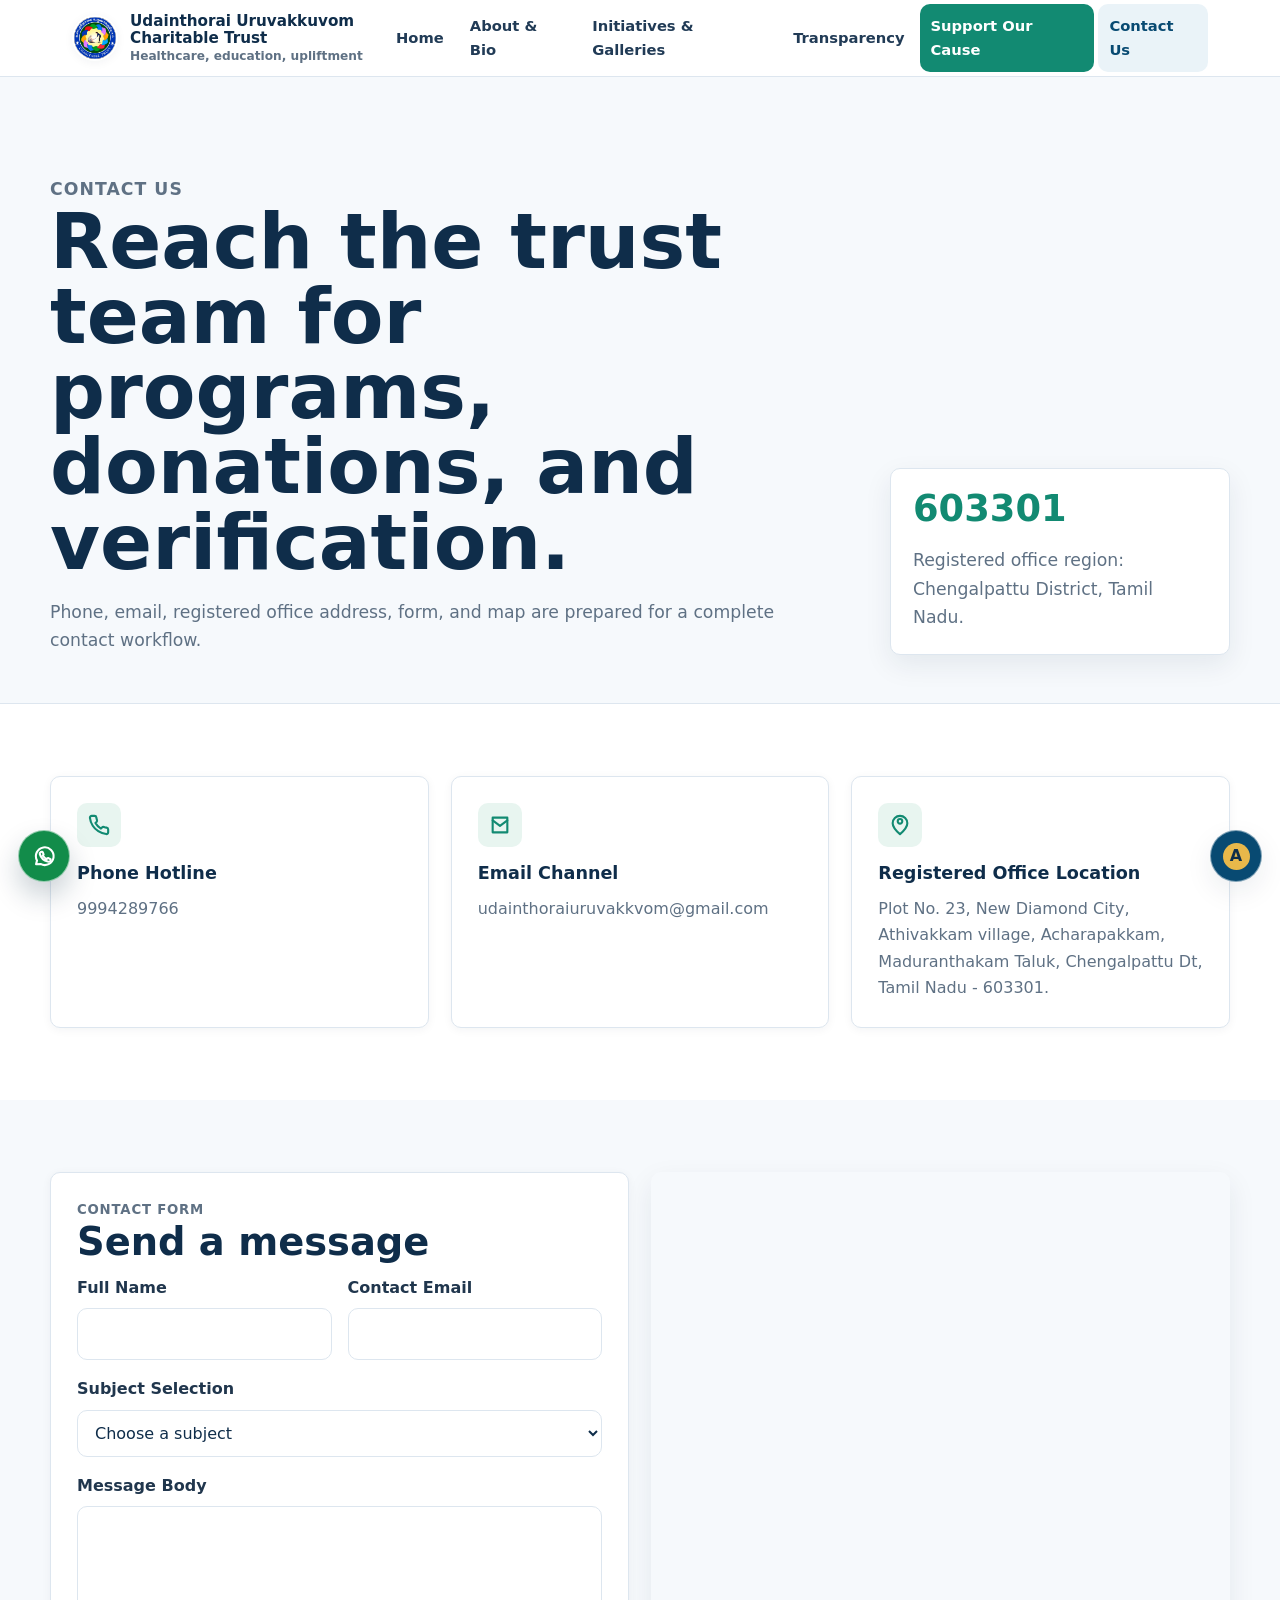
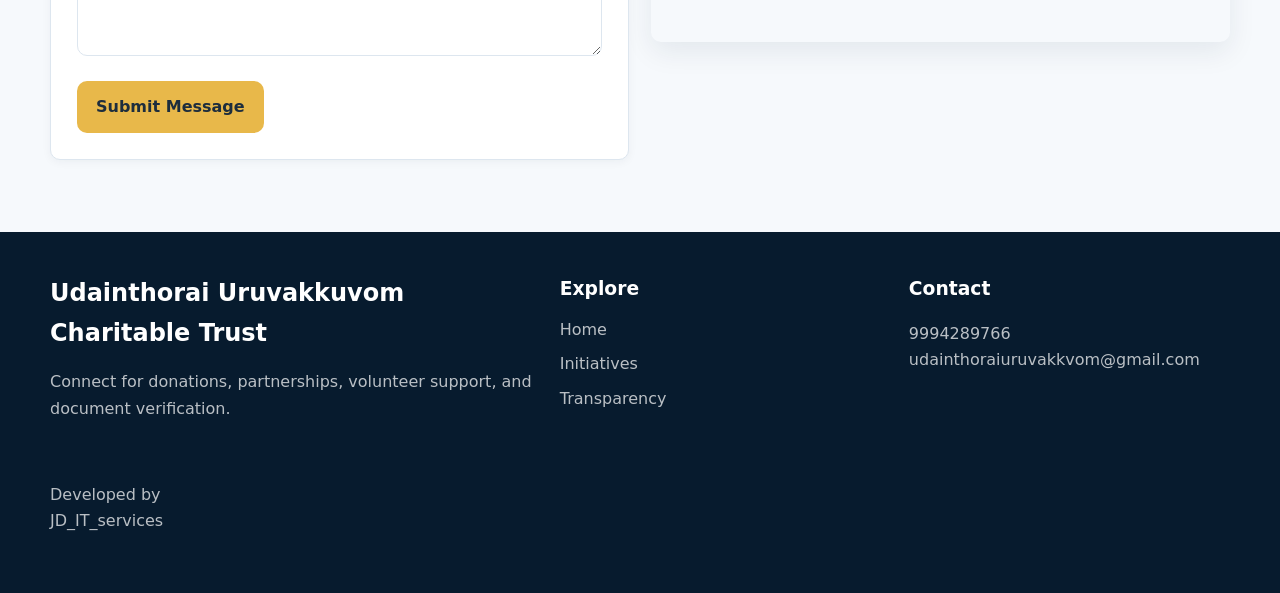
<file: contact.html>
<!DOCTYPE html>
<html lang="en">
<head>
  <meta charset="utf-8">
  <meta name="viewport" content="width=device-width, initial-scale=1">
  <meta name="description" content="Contact Udainthorai Uruvakkuvom Charitable Trust by phone, email, office address, form, or map.">
  <title>Contact Us | Udainthorai Uruvakkuvom Charitable Trust</title>
  <link rel="shortcut icon" href="favicon.ico">
  <link rel="icon" type="image/png" sizes="32x32" href="assets/icons/favicon-32.png">
  <link rel="apple-touch-icon" href="assets/icons/apple-touch-icon.png">
  <link rel="manifest" href="site.webmanifest">
  <link rel="stylesheet" href="assets/css/styles.css">
</head>
<body>
  <header class="site-header">
    <div class="nav-wrap">
      <a class="brand" href="index.html"><img src="Udainthorai-Uruvakkuvom-Charitable-Trust-logo.jpeg" alt=""><span>Udainthorai Uruvakkuvom Charitable Trust<small>Healthcare, education, upliftment</small></span></a>
      <button class="nav-toggle" type="button" data-nav-toggle aria-expanded="false" aria-controls="site-nav" aria-label="Open navigation"><span></span><span></span><span></span></button>
      <nav class="site-nav" id="site-nav" data-nav>
        <a href="index.html">Home</a>
        <a href="about.html">About &amp; Bio</a>
        <a href="gallery.html">Initiatives &amp; Galleries</a>
        <a href="transparency.html">Transparency</a>
        <a class="donate-nav" href="donate.html">Support Our Cause</a>
        <a href="contact.html" aria-current="page">Contact Us</a>
      </nav>
    </div>
  </header>

  <main>
    <section class="page-hero">
      <div class="page-hero-inner">
        <div>
          <p class="eyebrow">Contact us</p>
          <h1>Reach the trust team for programs, donations, and verification.</h1>
          <p>Phone, email, registered office address, form, and map are prepared for a complete contact workflow.</p>
        </div>
        <aside class="hero-badge">
          <strong>603301</strong>
          <p>Registered office region: Chengalpattu District, Tamil Nadu.</p>
        </aside>
      </div>
    </section>

    <section class="section">
      <div class="container">
        <div class="grid grid-3">
          <article class="card contact-card">
            <span class="contact-icon" aria-hidden="true">
              <svg viewBox="0 0 24 24"><path d="M22 16.9v3a2 2 0 0 1-2.2 2 19.8 19.8 0 0 1-8.6-3.1 19.4 19.4 0 0 1-6-6A19.8 19.8 0 0 1 2.1 4.2 2 2 0 0 1 4.1 2h3a2 2 0 0 1 2 1.7c.1 1 .4 2 .7 2.9a2 2 0 0 1-.5 2.1L8.1 9.9a16 16 0 0 0 6 6l1.2-1.2a2 2 0 0 1 2.1-.5c.9.3 1.9.6 2.9.7a2 2 0 0 1 1.7 2z"/></svg>
            </span>
            <h3>Phone Hotline</h3>
            <p><a href="tel:+919994289766">9994289766</a></p>
          </article>
          <article class="card contact-card">
            <span class="contact-icon" aria-hidden="true">
              <svg viewBox="0 0 24 24"><path d="M4 4h16v16H4z"/><path d="m4 7 8 6 8-6"/></svg>
            </span>
            <h3>Email Channel</h3>
            <p><a href="mailto:udainthoraiuruvakkvom@gmail.com">udainthoraiuruvakkvom@gmail.com</a></p>
          </article>
          <article class="card contact-card">
            <span class="contact-icon" aria-hidden="true">
              <svg viewBox="0 0 24 24"><path d="M20 10c0 5-8 12-8 12S4 15 4 10a8 8 0 1 1 16 0z"/><path d="M12 10.5a2.5 2.5 0 1 0 0-5 2.5 2.5 0 0 0 0 5z"/></svg>
            </span>
            <h3>Registered Office Location</h3>
            <p>Plot No. 23, New Diamond City, Athivakkam village, Acharapakkam, Maduranthakam Taluk, Chengalpattu Dt, Tamil Nadu - 603301.</p>
          </article>
        </div>
      </div>
    </section>

    <section class="section section-soft">
      <div class="container grid grid-2">
        <article class="card">
          <p class="eyebrow">Contact form</p>
          <h2>Send a message</h2>
          <form class="form-grid" data-contact-form data-whatsapp-phone="919994289766">
            <div class="field">
              <label for="name">Full Name</label>
              <input id="name" name="name" type="text" autocomplete="name" required>
            </div>
            <div class="field">
              <label for="email">Contact Email</label>
              <input id="email" name="email" type="email" autocomplete="email" required>
            </div>
            <div class="field full">
              <label for="subject">Subject Selection</label>
              <select id="subject" name="subject" required>
                <option value="">Choose a subject</option>
                <option>Donation Support</option>
                <option>Healthcare Initiative</option>
                <option>Education Support</option>
                <option>Volunteer / Partnership</option>
                <option>Certificate Verification</option>
              </select>
            </div>
            <div class="field full">
              <label for="message">Message Body</label>
              <textarea id="message" name="message" required></textarea>
            </div>
            <div class="field full">
              <button class="btn btn-primary" type="submit">Submit Message</button>
              <p class="form-status" data-form-status aria-live="polite"></p>
            </div>
          </form>
        </article>
        <div>
          <iframe class="map-frame" title="Map around Athivakkam and Chengalpattu, Tamil Nadu" loading="lazy" referrerpolicy="no-referrer-when-downgrade" src="https://www.google.com/maps?q=Athivakkam%20Acharapakkam%20Chengalpattu%20Tamil%20Nadu%20603301&output=embed"></iframe>
        </div>
      </div>
    </section>
  </main>

  <footer class="site-footer">
    <div class="footer-grid">
      <div><h2>Udainthorai Uruvakkuvom Charitable Trust</h2><p>Connect for donations, partnerships, volunteer support, and document verification.</p></div>
      <div><h3>Explore</h3><div class="footer-links"><a href="index.html">Home</a><a href="gallery.html">Initiatives</a><a href="transparency.html">Transparency</a></div></div>
      <div><h3>Contact</h3><p>9994289766<br>udainthoraiuruvakkvom@gmail.com</p></div>
      <p>Developed by <br><a href="https://dhilipkumar-portfoliox.onrender.com/">JD_IT_services<a/></p>
    </div>
  </footer>
  <script src="assets/js/main.js"></script>
</body>
</html>
</file>
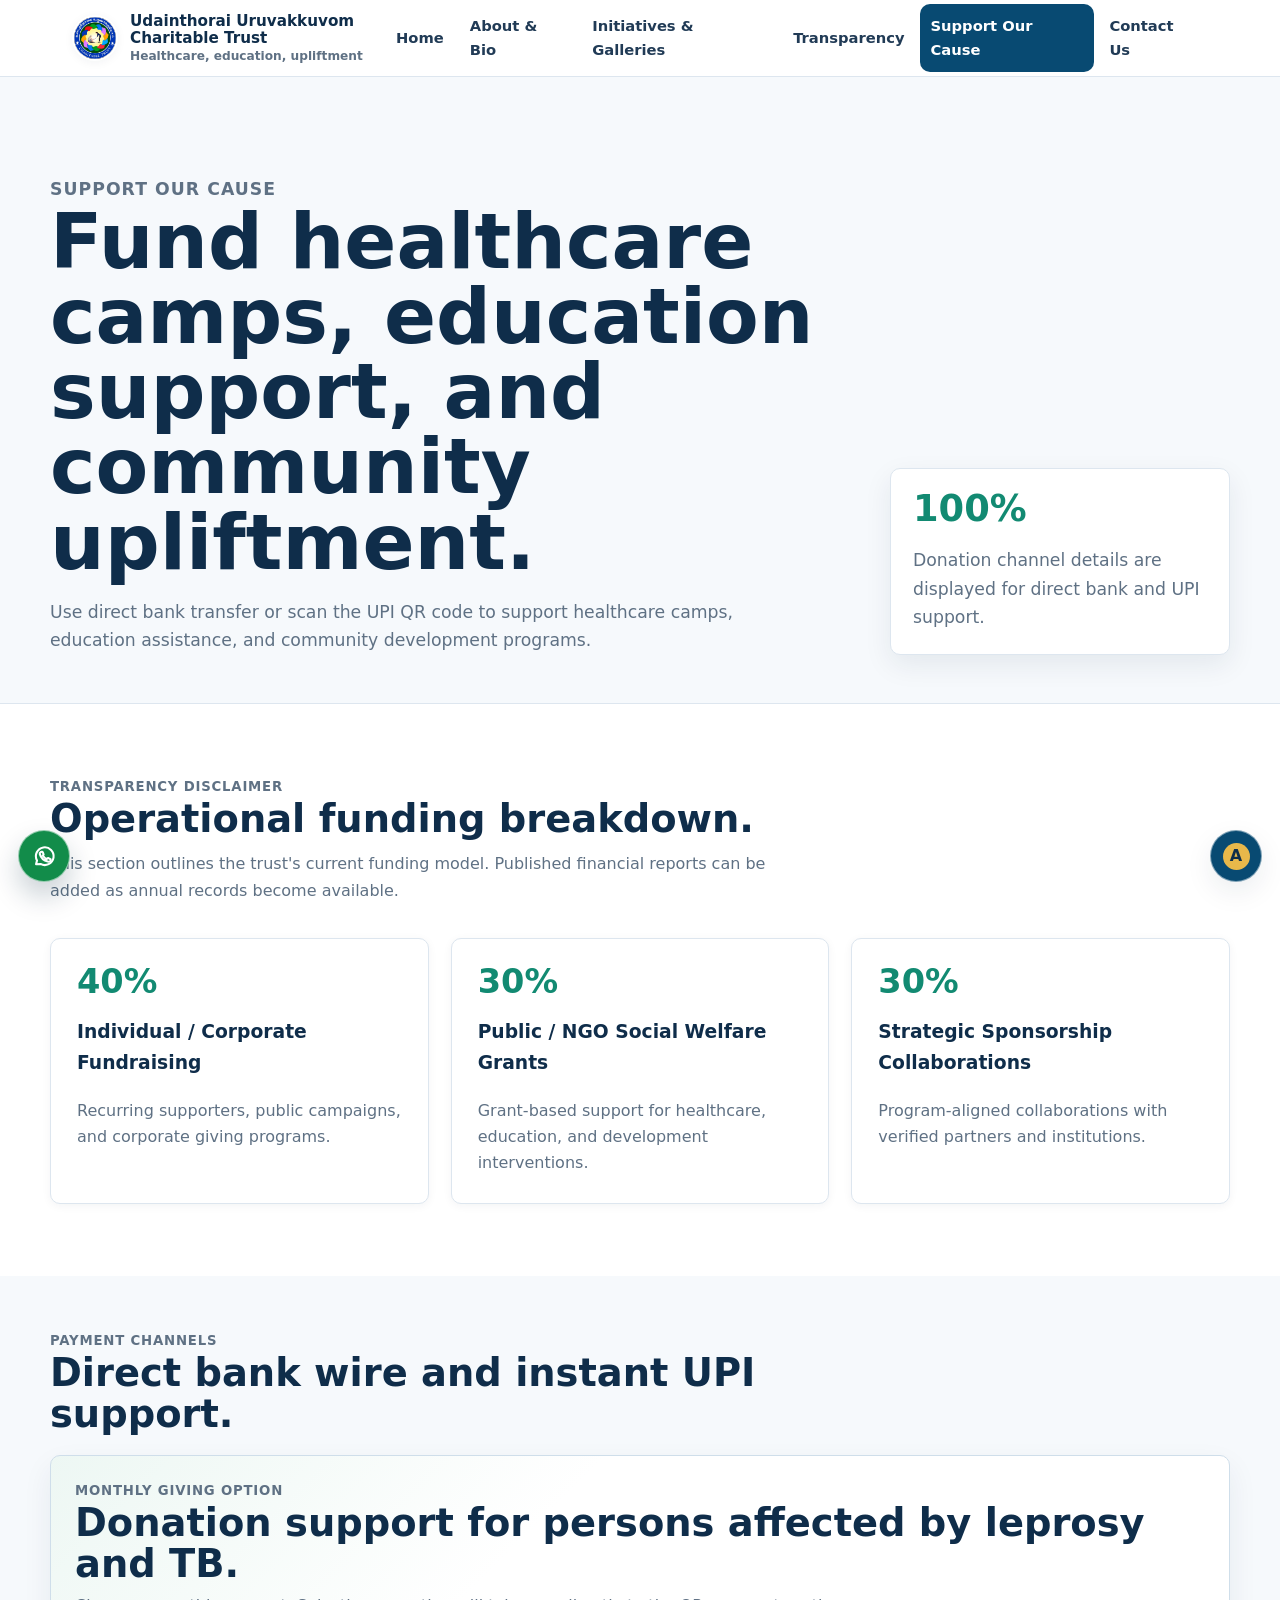
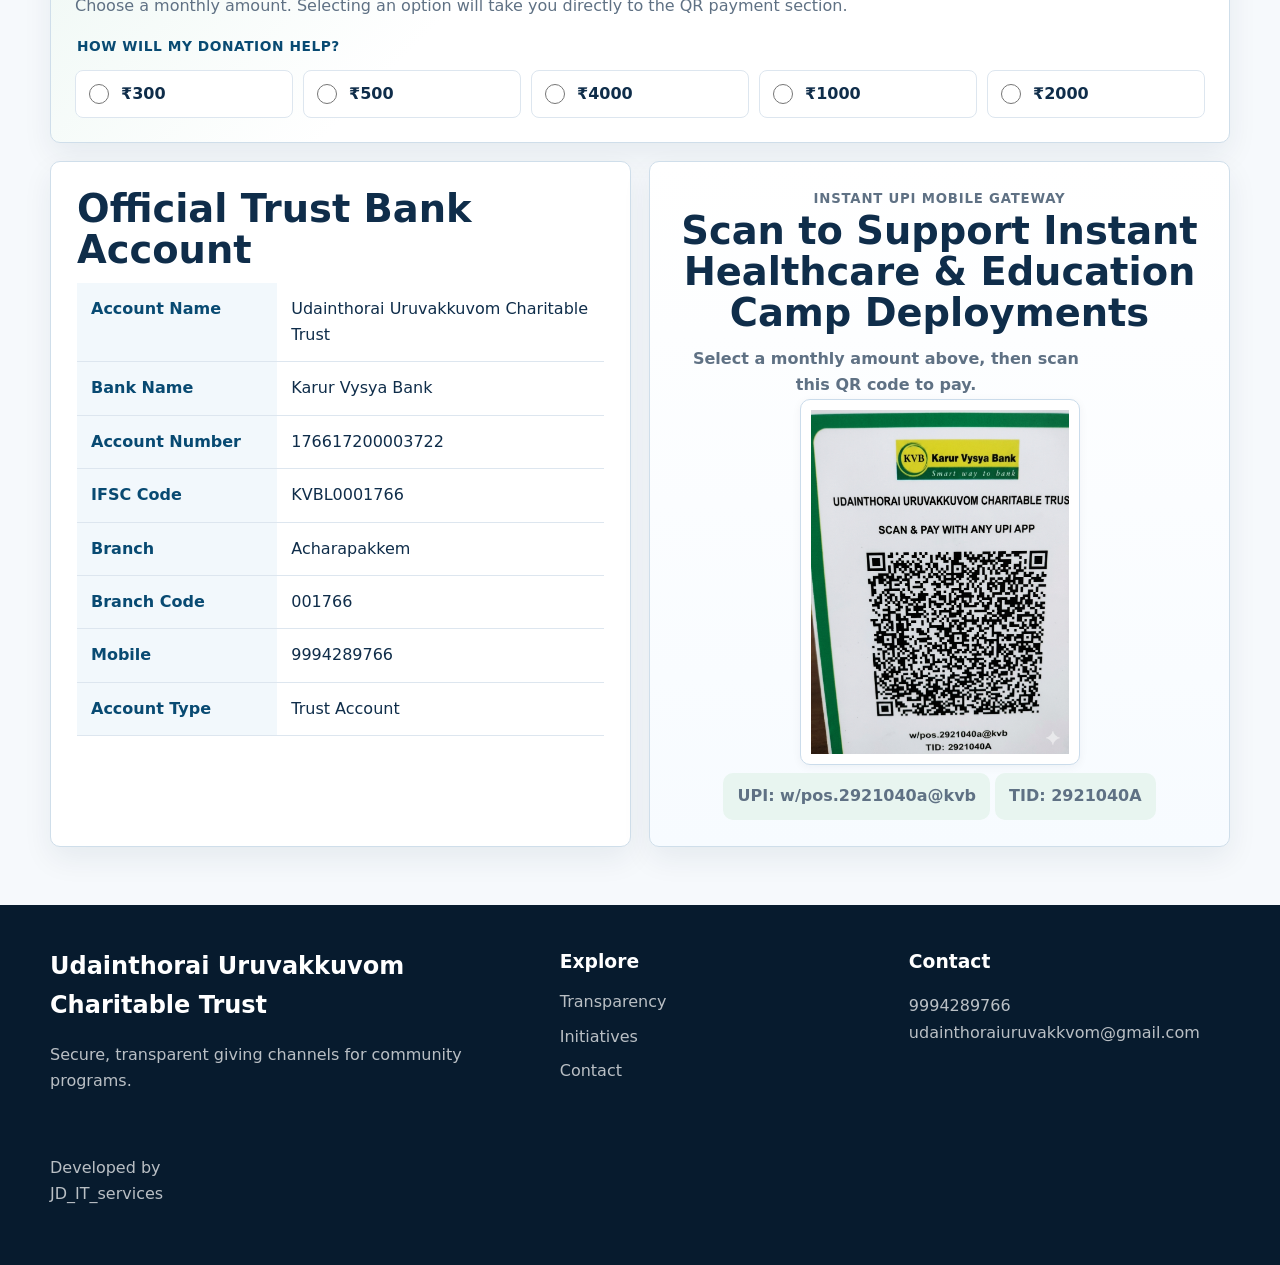
<file: donate.html>
<!DOCTYPE html>
<html lang="en">
<head>
  <meta charset="utf-8">
  <meta name="viewport" content="width=device-width, initial-scale=1">
  <meta name="description" content="Donation options for Udainthorai Uruvakkuvom Charitable Trust including bank transfer and UPI QR payment details.">
  <title>Support Our Cause | Udainthorai Uruvakkuvom Charitable Trust</title>
  <link rel="shortcut icon" href="favicon.ico">
  <link rel="icon" type="image/png" sizes="32x32" href="assets/icons/favicon-32.png">
  <link rel="apple-touch-icon" href="assets/icons/apple-touch-icon.png">
  <link rel="manifest" href="site.webmanifest">
  <link rel="stylesheet" href="assets/css/styles.css">
</head>
<body>
  <header class="site-header">
    <div class="nav-wrap">
      <a class="brand" href="index.html"><img src="Udainthorai-Uruvakkuvom-Charitable-Trust-logo.jpeg" alt=""><span>Udainthorai Uruvakkuvom Charitable Trust<small>Healthcare, education, upliftment</small></span></a>
      <button class="nav-toggle" type="button" data-nav-toggle aria-expanded="false" aria-controls="site-nav" aria-label="Open navigation"><span></span><span></span><span></span></button>
      <nav class="site-nav" id="site-nav" data-nav>
        <a href="index.html">Home</a>
        <a href="about.html">About &amp; Bio</a>
        <a href="gallery.html">Initiatives &amp; Galleries</a>
        <a href="transparency.html">Transparency</a>
        <a class="donate-nav" href="donate.html" aria-current="page">Support Our Cause</a>
        <a href="contact.html">Contact Us</a>
      </nav>
    </div>
  </header>

  <main>
    <section class="page-hero">
      <div class="page-hero-inner">
        <div>
          <p class="eyebrow">Support our cause</p>
          <h1>Fund healthcare camps, education support, and community upliftment.</h1>
          <p>Use direct bank transfer or scan the UPI QR code to support healthcare camps, education assistance, and community development programs.</p>
        </div>
        <aside class="hero-badge">
          <strong>100%</strong>
          <p>Donation channel details are displayed for direct bank and UPI support.</p>
        </aside>
      </div>
    </section>

    <section class="section">
      <div class="container">
        <div class="section-head">
          <p class="eyebrow">Transparency disclaimer</p>
          <h2>Operational funding breakdown.</h2>
          <p>This section outlines the trust's current funding model. Published financial reports can be added as annual records become available.</p>
        </div>
        <div class="grid finance-grid">
          <article class="card finance-card">
            <strong>40%</strong>
            <h3>Individual / Corporate Fundraising</h3>
            <p>Recurring supporters, public campaigns, and corporate giving programs.</p>
          </article>
          <article class="card finance-card">
            <strong>30%</strong>
            <h3>Public / NGO Social Welfare Grants</h3>
            <p>Grant-based support for healthcare, education, and development interventions.</p>
          </article>
          <article class="card finance-card">
            <strong>30%</strong>
            <h3>Strategic Sponsorship Collaborations</h3>
            <p>Program-aligned collaborations with verified partners and institutions.</p>
          </article>
        </div>
      </div>
    </section>

    <section class="section section-soft donation-section">
      <div class="container">
        <div class="section-head">
          <p class="eyebrow">Payment channels</p>
          <h2>Direct bank wire and instant UPI support.</h2>
        </div>
        <article class="card donation-feature-card">
          <div>
            <p class="eyebrow">Monthly giving option</p>
            <h2>Donation support for persons affected by leprosy and TB.</h2>
            <p>Choose a monthly amount. Selecting an option will take you directly to the QR payment section.</p>
            <form class="donation-option-form" data-donation-options data-target="#upi-qr">
              <fieldset>
                <legend>How will my donation help?</legend>
                <label class="donation-option">
                  <input type="radio" name="monthly_amount" value="300">
                  <span>&#8377;300</span>
                </label>
                <label class="donation-option">
                  <input type="radio" name="monthly_amount" value="500">
                  <span>&#8377;500</span>
                </label>
                <label class="donation-option">
                  <input type="radio" name="monthly_amount" value="4000">
                  <span>&#8377;4000</span>
                </label>
                <label class="donation-option">
                  <input type="radio" name="monthly_amount" value="1000">
                  <span>&#8377;1000</span>
                </label>
                <label class="donation-option">
                  <input type="radio" name="monthly_amount" value="2000">
                  <span>&#8377;2000</span>
                </label>
              </fieldset>
            </form>
          </div>
        </article>
        <div class="grid grid-2">
          <article class="card">
              <h2>Official Trust Bank Account</h2>
              <table class="bank-table">
                <tbody>
                  <tr>
                    <th scope="row">Account Name</th>
                    <td>Udainthorai Uruvakkuvom Charitable Trust</td>
                  </tr>
                  <tr>
                    <th scope="row">Bank Name</th>
                    <td>Karur Vysya Bank</td>
                  </tr>
                  <tr>
                    <th scope="row">Account Number</th>
                    <td>176617200003722</td>
                  </tr>
                  <tr>
                    <th scope="row">IFSC Code</th>
                    <td>KVBL0001766</td>
                  </tr>
                  <tr>
                    <th scope="row">Branch</th>
                    <td>Acharapakkem</td>
                  </tr>
                  <tr>
                    <th scope="row">Branch Code</th>
                    <td>001766</td>
                  </tr>
                  <tr>
                    <th scope="row">Mobile</th>
                    <td><a href="tel:+919994289766">9994289766</a></td>
                  </tr>
                  <tr>
                    <th scope="row">Account Type</th>
                    <td>Trust Account</td>
                  </tr>
              </tbody>
            </table>
          </article>

          <article class="card qr-card" id="upi-qr" tabindex="-1">
            <div>
              <p class="eyebrow">Instant UPI mobile gateway</p>
              <h2>Scan to Support Instant Healthcare &amp; Education Camp Deployments</h2>
              <p class="selected-donation" data-selected-donation>Select a monthly amount above, then scan this QR code to pay.</p>
              <img src="assets/img/Udainthorai-Uruvakkuvom-Charitable-Trust-upi.png" alt="UPI QR code for Udainthorai Uruvakkuvom Charitable Trust through Karur Vysya Bank">
              <p class="vpa">UPI: w/pos.2921040a@kvb</p>
              <p class="vpa">TID: 2921040A</p>
            </div>
          </article>
        </div>
      </div>
    </section>
  </main>

  <footer class="site-footer">
    <div class="footer-grid">
      <div><h2>Udainthorai Uruvakkuvom Charitable Trust</h2><p>Secure, transparent giving channels for community programs.</p></div>
      <div><h3>Explore</h3><div class="footer-links"><a href="transparency.html">Transparency</a><a href="gallery.html">Initiatives</a><a href="contact.html">Contact</a></div></div>
      <div><h3>Contact</h3><p>9994289766<br>udainthoraiuruvakkvom@gmail.com</p></div>
      <p>Developed by <br><a href="https://dhilipkumar-portfoliox.onrender.com/">JD_IT_services<a/></p>
    </div>
  </footer>
  <script src="assets/js/main.js"></script>
</body>
</html>
</file>
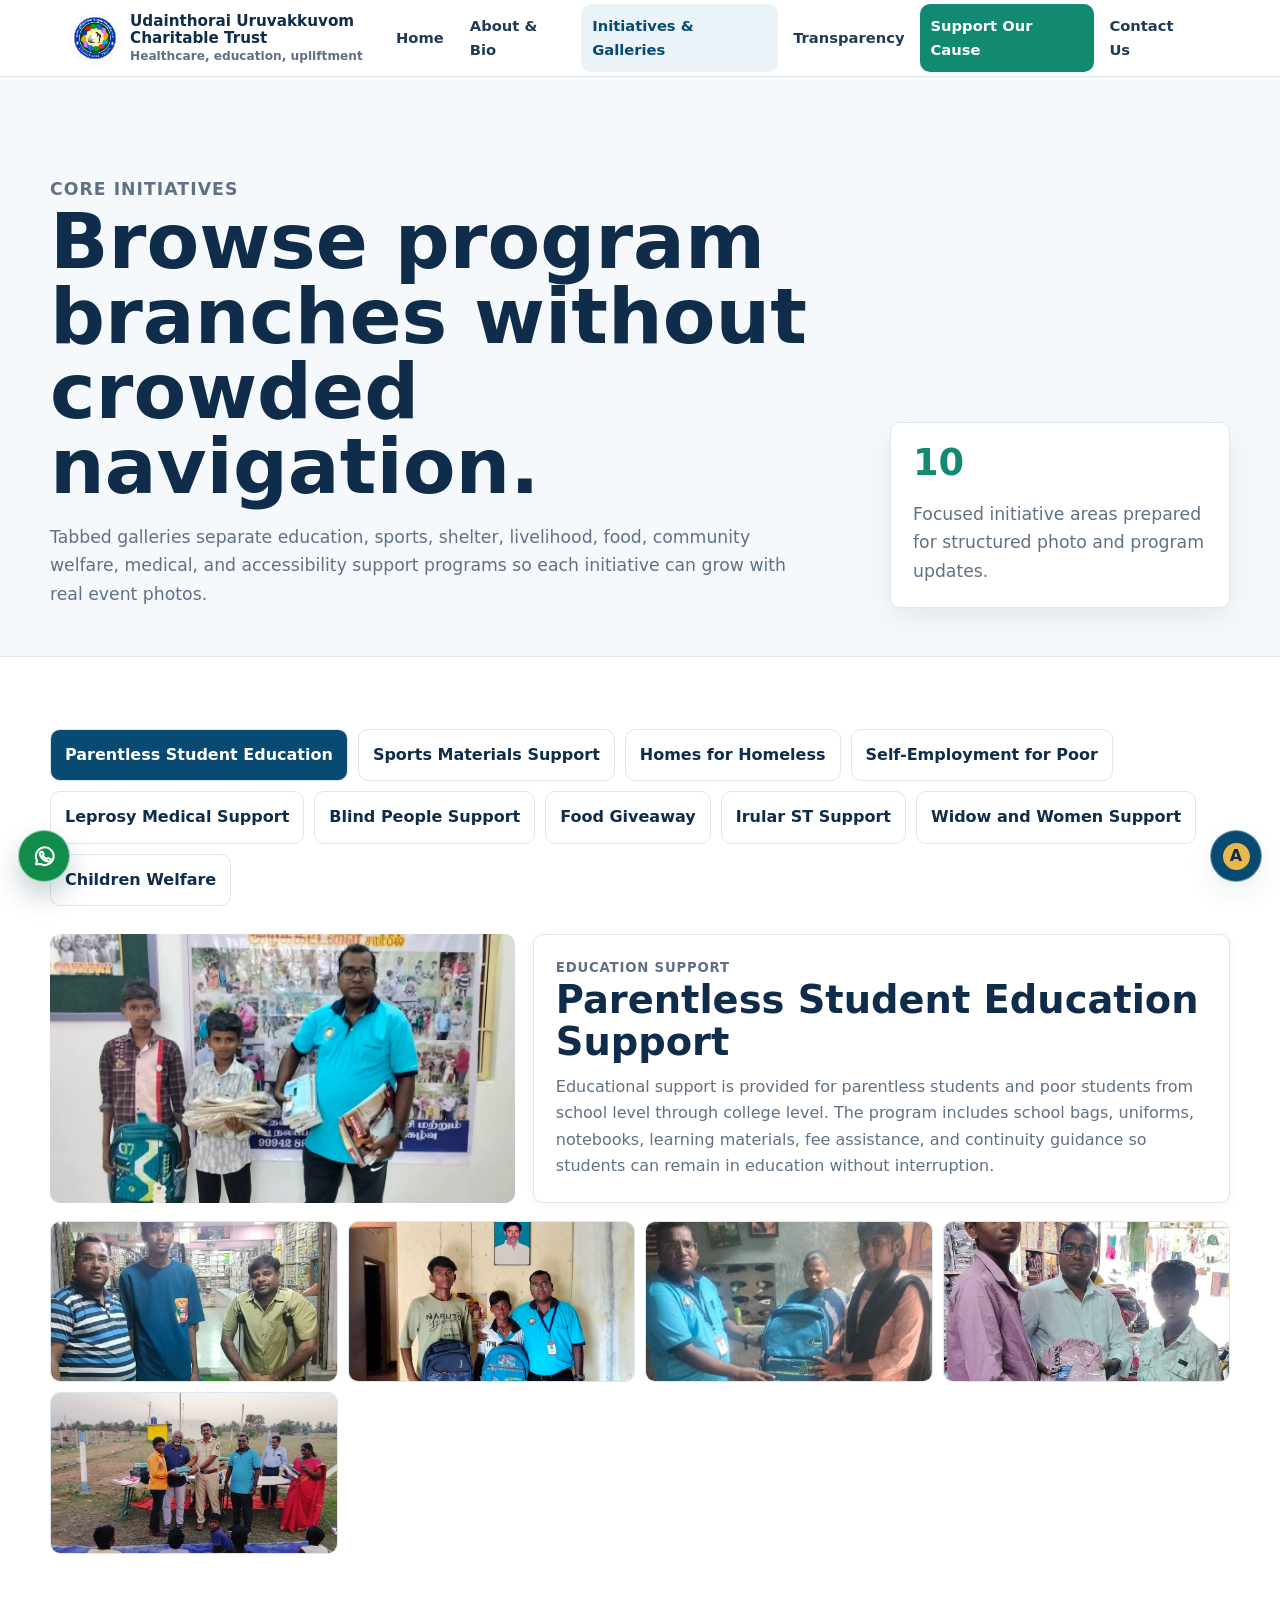
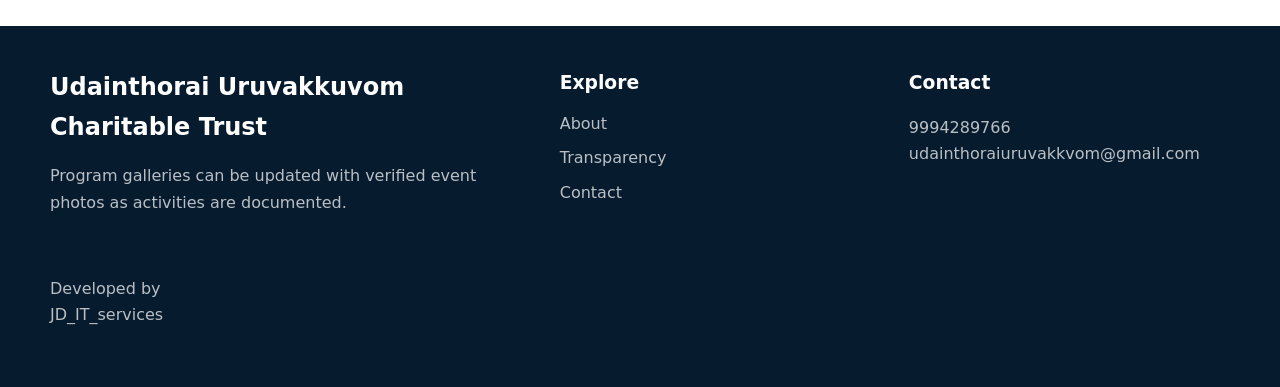
<file: gallery.html>
<!DOCTYPE html>
<html lang="en">
<head>
  <meta charset="utf-8">
  <meta name="viewport" content="width=device-width, initial-scale=1">
  <meta name="description" content="Categorized galleries for Udainthorai Uruvakkuvom Charitable Trust education, sports, shelter, food, Irular ST community, widow women, children, self-employment, medical, and accessibility support initiatives.">
  <title>Initiatives &amp; Galleries | Udainthorai Uruvakkuvom Charitable Trust</title>
  <link rel="shortcut icon" href="favicon.ico">
  <link rel="icon" type="image/png" sizes="32x32" href="assets/icons/favicon-32.png">
  <link rel="apple-touch-icon" href="assets/icons/apple-touch-icon.png">
  <link rel="manifest" href="site.webmanifest">
  <link rel="preconnect" href="https://images.unsplash.com">
  <link rel="stylesheet" href="assets/css/styles.css">
</head>
<body>
  <header class="site-header">
    <div class="nav-wrap">
      <a class="brand" href="index.html"><img src="Udainthorai-Uruvakkuvom-Charitable-Trust-logo.jpeg" alt=""><span>Udainthorai Uruvakkuvom Charitable Trust<small>Healthcare, education, upliftment</small></span></a>
      <button class="nav-toggle" type="button" data-nav-toggle aria-expanded="false" aria-controls="site-nav" aria-label="Open navigation"><span></span><span></span><span></span></button>
      <nav class="site-nav" id="site-nav" data-nav>
        <a href="index.html">Home</a>
        <a href="about.html">About &amp; Bio</a>
        <a href="gallery.html" aria-current="page">Initiatives &amp; Galleries</a>
        <a href="transparency.html">Transparency</a>
        <a class="donate-nav" href="donate.html">Support Our Cause</a>
        <a href="contact.html">Contact Us</a>
      </nav>
    </div>
  </header>

  <main>
    <section class="page-hero">
      <div class="page-hero-inner">
        <div>
          <p class="eyebrow">Core initiatives</p>
          <h1>Browse program branches without crowded navigation.</h1>
          <p>Tabbed galleries separate education, sports, shelter, livelihood, food, community welfare, medical, and accessibility support programs so each initiative can grow with real event photos.</p>
        </div>
        <aside class="hero-badge">
          <strong>10</strong>
          <p>Focused initiative areas prepared for structured photo and program updates.</p>
        </aside>
      </div>
    </section>

    <section class="section" data-tabs>
      <div class="container tabs-shell">
        <div class="gallery-tabs" role="tablist" aria-label="Initiative gallery filters">
          <button class="gallery-tab active" type="button" data-tab="student-education" aria-selected="true">Parentless Student Education</button>
          <button class="gallery-tab" type="button" data-tab="sports-materials" aria-selected="false">Sports Materials Support</button>
          <button class="gallery-tab" type="button" data-tab="homeless-homes" aria-selected="false">Homes for Homeless</button>
          <button class="gallery-tab" type="button" data-tab="self-employment" aria-selected="false">Self-Employment for Poor</button>
          <button class="gallery-tab" type="button" data-tab="leprosy-medical" aria-selected="false">Leprosy Medical Support</button>
          <button class="gallery-tab" type="button" data-tab="blind-support" aria-selected="false">Blind People Support</button>
          <button class="gallery-tab" type="button" data-tab="food-giveaway" aria-selected="false">Food Giveaway</button>
          <button class="gallery-tab" type="button" data-tab="irular-st-support" aria-selected="false">Irular ST Support</button>
          <button class="gallery-tab" type="button" data-tab="widow-support" aria-selected="false">Widow and Women Support</button>
          <button class="gallery-tab" type="button" data-tab="children-welfare" aria-selected="false">Children Welfare</button>
        </div>

        <section class="gallery-panel active" data-panel="student-education">
          <div class="gallery-intro">
            <img src="assets/img/std-edu-support/stds02.jpeg" alt="Udainthorai Uruvakkuvom Charitable Trust providing school materials to parentless and poor students">
            <article class="card">
              <p class="eyebrow">Education support</p>
              <h2>Parentless Student Education Support</h2>
              <p>Educational support is provided for parentless students and poor students from school level through college level. The program includes school bags, uniforms, notebooks, learning materials, fee assistance, and continuity guidance so students can remain in education without interruption.</p>
            </article>
          </div>
          <div class="gallery-grid">
            <img src="assets/img/std-edu-support/stds01.jpeg" alt="Student receiving educational support materials from Udainthorai Uruvakkuvom Charitable Trust">
            <img src="assets/img/std-edu-support/stds03.jpeg" alt="Students with school bags supported by Udainthorai Uruvakkuvom Charitable Trust">
            <img src="assets/img/std-edu-support/stds04.jpeg" alt="Student receiving a school bag through Udainthorai Uruvakkuvom Charitable Trust education support">
            <img src="assets/img/std-edu-support/stds05.jpeg" alt="Students receiving uniforms and education materials from Udainthorai Uruvakkuvom Charitable Trust">
            <img src="assets/img/std-edu-support/stds454.jpeg" alt="Students and education materials arranged through Udainthorai Uruvakkuvom Charitable Trust support">
          </div>
        </section>

        <section class="gallery-panel" data-panel="sports-materials">
          <div class="gallery-intro">
            <img src="assets/img/sports-support/ss01.jpeg" alt="Udainthorai Uruvakkuvom Charitable Trust supported football team with sports materials">
            <article class="card">
              <p class="eyebrow">Student development</p>
              <h2>Sports Materials Support</h2>
              <p>Sports material support helps students and youth participate in physical activity, school events, team games, and confidence-building programs. The trust supports sports kits, uniforms, footballs, shoes, and event-day encouragement for young players.</p>
            </article>
          </div>
          <div class="gallery-grid">
            <img src="assets/img/sports-support/ss02.jpeg" alt="Youth football group with Udainthorai Uruvakkuvom Charitable Trust sports support">
            <img src="assets/img/sports-support/ss03.jpeg" alt="Students receiving trophies and football support">
            <img src="assets/img/sports-support/ss04.jpeg" alt="Football team with sports materials supported by Udainthorai Uruvakkuvom Charitable Trust">
          </div>
        </section>

        <section class="gallery-panel" data-panel="homeless-homes">
          <div class="gallery-intro">
            <img src="assets/img/house-support/h1.jpeg" alt="Completed shelter support structure provided through Udainthorai Uruvakkuvom Charitable Trust">
            <article class="card">
              <p class="eyebrow">Shelter support</p>
              <h2>Homes for Homeless Families</h2>
              <p>Housing support for families without safe shelter, including temporary shelter materials, roof protection, basic construction help, local coordination, and essential household setup support.</p>
            </article>
          </div>
          <div class="gallery-grid">
            <img src="assets/img/house-support/h2.jpeg" alt="Family at home during shelter support visit">
            <img src="assets/img/house-support/hs08r038.jpeg" alt="Workers preparing shelter foundation support">
            <img src="assets/img/house-support/hs0908.jpeg" alt="Temporary roof covering support for a hut">
          </div>
        </section>

        <section class="gallery-panel" data-panel="self-employment">
          <div class="gallery-intro">
            <img src="assets/img/self-emp/sefcrev.jpeg" alt="Udainthorai Uruvakkuvom Charitable Trust tailoring machine support and training group">
            <article class="card">
              <p class="eyebrow">Livelihood support</p>
              <h2>Self-Employment Support for Poor Families</h2>
              <p>Livelihood support for poor families through tailoring machines, women-focused training, tutorials, and trade tools for home-based income.</p>
            </article>
          </div>
          <div class="gallery-grid">
            <img src="assets/img/self-emp/se02.jpeg" alt="Livelihood equipment support for a poor family">
            <img src="assets/img/self-emp/geojh.jpeg" alt="Woman receiving tailoring machine support for self-employment">
            <img src="assets/img/self-emp/se4.jpeg" alt="Tailoring machine provided for home-based work">
            <img src="assets/img/self-emp/seffe2.jpeg" alt="Women receiving tailoring training completion certificates">
            <img src="assets/img/self-emp/sejj02.jpeg" alt="Tamil tailoring training program announcement for women">
            <img src="assets/img/self-emp/selfemp01.jpeg" alt="Sewing machine and motor support for self-employment">
            <img src="assets/img/self-emp/sets01.jpeg" alt="Women practicing tailoring with supported sewing machines">
          </div>
        </section>

        <section class="gallery-panel" data-panel="leprosy-medical">
          <div class="gallery-intro">
            <img src="assets/img/lepro/lp01.jpeg" alt="Udainthorai Uruvakkuvom Charitable Trust outreach visit supporting people affected by leprosy">
            <article class="card">
              <p class="eyebrow">Medical support</p>
              <h2>Support for People Affected by Leprosy</h2>
              <p>Medical follow-up, food and nutrition support, essential supplies, mobility assistance, and dignity-focused outreach for people affected by leprosy.</p>
            </article>
          </div>
          <div class="gallery-grid">
            <img src="assets/img/lepro/lp020.jpeg" alt="Person affected by leprosy receiving fruit support">
            <img src="assets/img/lepro/lp03.jpeg" alt="Food and nutrition support arranged for leprosy care outreach">
            <img src="assets/img/lepro/lp034.jpeg" alt="Nutrition and essential supply support arranged for leprosy care outreach">
            <img src="assets/img/lepro/lp04.jpeg" alt="Essential supply kit and food support for a person affected by leprosy">
          </div>
        </section>

        <section class="gallery-panel" data-panel="blind-support">
          <div class="gallery-intro">
            <img src="assets/img/blind-support/bs01.jpeg" alt="Udainthorai Uruvakkuvom Charitable Trust providing food support to visually impaired people">
            <article class="card">
              <p class="eyebrow">Accessibility support</p>
              <h2>Blind People Support</h2>
              <p>Food kits, daily living support, mobility assistance, and community inclusion help for visually impaired people and families.</p>
            </article>
          </div>
          <div class="gallery-grid">
            <img src="assets/img/blind-support/bs02.jpeg" alt="Visually impaired people receiving food support kits">
            <img src="assets/img/blind-support/bs03.jpeg" alt="Mobility assistance for a visually impaired person">
            <img src="assets/img/blind-support/bs04.jpeg" alt="Food supply support for visually impaired people">
          </div>
        </section>

        <section class="gallery-panel" data-panel="food-giveaway">
          <div class="gallery-intro">
            <img src="assets/img/food-giveaway/fg01.jpeg" alt="Udainthorai Uruvakkuvom Charitable Trust food distribution vehicle serving families in a village area">
            <article class="card">
              <p class="eyebrow">Food support</p>
              <h2>Food Giveaway for Roadside and Needy People</h2>
              <p>Cooked meals, drinking water, and basic food support are given directly to roadside people, children, elderly people, and needy families through village visits and highway outreach.</p>
            </article>
          </div>
          <div class="gallery-grid">
            <img src="assets/img/food-giveaway/fg02.jpeg" alt="Udainthorai Uruvakkuvom Charitable Trust volunteer serving cooked food to women and community members">
            <img src="assets/img/food-giveaway/fg03.jpeg" alt="Volunteer handing a meal plate to children during food support outreach">
            <img src="assets/img/food-giveaway/fg04.jpeg" alt="Roadside food support given to a needy person at a public shelter">
            <img src="assets/img/food-giveaway/fg05.jpeg" alt="Food and water support provided to a roadside elderly person">
            <img src="assets/img/food-giveaway/fg06.jpeg" alt="Food packet and water support for a needy person sitting roadside">
            <img src="assets/img/food-giveaway/fg07.jpeg" alt="Roadside grocery and water support given during highway outreach">
          </div>
        </section>

        <section class="gallery-panel" data-panel="irular-st-support">
          <div class="gallery-intro">
            <img src="assets/img/st-support/sts04.jpeg" alt="Irular ST families gathered during Udainthorai Uruvakkuvom Charitable Trust community support visit">
            <article class="card">
              <p class="eyebrow">Community welfare</p>
              <h2>Irular ST People Support</h2>
              <p>Support for Irular Scheduled Tribe families through direct village outreach, essential mats and bedsheets, nutrition items, family welfare visits, and community inclusion assistance.</p>
            </article>
          </div>
          <div class="gallery-grid">
            <img src="assets/img/st-support/sts01.jpeg" alt="Irular ST families receiving nutrition items near traditional homes">
            <img src="assets/img/st-support/sts02.jpeg" alt="Udainthorai Uruvakkuvom Charitable Trust providing a bedsheet and nutrition support to an Irular ST family">
            <img src="assets/img/st-support/sts03.jpeg" alt="Irular ST family receiving a sleeping mat and nutrition item">
            <img src="assets/img/st-support/sts05.jpeg" alt="Irular ST mother receiving household support during community visit">
            <img src="assets/img/st-support/sts06.jpeg" alt="Woman receiving bedsheet support during Irular ST outreach">
          </div>
        </section>

        <section class="gallery-panel" data-panel="widow-support">
          <div class="gallery-intro">
            <img src="assets/img/widowsprt/wd03.jpeg" alt="Widow and women support rice bag distribution by Udainthorai Uruvakkuvom Charitable Trust">
            <article class="card">
              <p class="eyebrow">Women empowerment</p>
              <h2>Widow and Women Support</h2>
              <p>Support for widow and needy women through rice bags, grocery help, household essentials, children care support, and practical guidance for stable family living.</p>
            </article>
          </div>
          <div class="gallery-grid">
            <img src="assets/img/widowsprt/wd01.jpeg" alt="Woman receiving rice bag support from Udainthorai Uruvakkuvom Charitable Trust">
            <img src="assets/img/widowsprt/wd02.jpeg" alt="Widow and women support rice bag handover">
            <img src="assets/img/widowsprt/wd04.jpeg" alt="Woman holding rice bag received through Udainthorai Uruvakkuvom Charitable Trust support">
            <img src="assets/img/widowsprt/cjkwnv.jpeg" alt="Women and children receiving household support during night outreach">
            <img src="assets/img/widowsprt/sefe2.jpeg" alt="Women and children receiving prepared food and water support">
            <img src="assets/img/widowsprt/dfkn.jpeg" alt="Prepared grocery and household support packets for women families">
          </div>
        </section>

        <section class="gallery-panel" data-panel="children-welfare">
          <div class="gallery-intro">
            <img src="assets/img/children-welfare/cw05.jpeg" alt="Children receiving meal support through Udainthorai Uruvakkuvom Charitable Trust welfare outreach">
            <article class="card">
              <p class="eyebrow">Children welfare</p>
              <h2>Children Welfare</h2>
              <p>Children welfare support includes meals, groceries, clothing, slippers, safe transport help, and emergency care for vulnerable children and families.</p>
            </article>
          </div>
          <div class="gallery-grid">
            <img src="assets/img/children-welfare/cw01.jpeg" alt="Children receiving food and grocery support during welfare visit">
            <img src="assets/img/children-welfare/cw02.jpeg" alt="Children clothing, slippers, and daily essentials arranged for support">
            <img src="assets/img/children-welfare/cw03.jpeg" alt="Children being transported safely during welfare assistance">
            <img src="assets/img/children-welfare/cw04.jpeg" alt="Children travelling with Udainthorai Uruvakkuvom Charitable Trust founder during support visit">
            <img src="assets/img/children-welfare/cw06.jpeg" alt="Children receiving clothing support outdoors">
          </div>
        </section>
      </div>
    </section>
  </main>

  <footer class="site-footer">
    <div class="footer-grid">
      <div><h2>Udainthorai Uruvakkuvom Charitable Trust</h2><p>Program galleries can be updated with verified event photos as activities are documented.</p></div>
      <div><h3>Explore</h3><div class="footer-links"><a href="about.html">About</a><a href="transparency.html">Transparency</a><a href="contact.html">Contact</a></div></div>
      <div><h3>Contact</h3><p>9994289766<br>udainthoraiuruvakkvom@gmail.com</p></div>
      <p>Developed by <br><a href="https://dhilipkumar-portfoliox.onrender.com/">JD_IT_services<a/></p>
    </div>
  </footer>
  <script src="assets/js/main.js"></script>
</body>
</html>
</file>
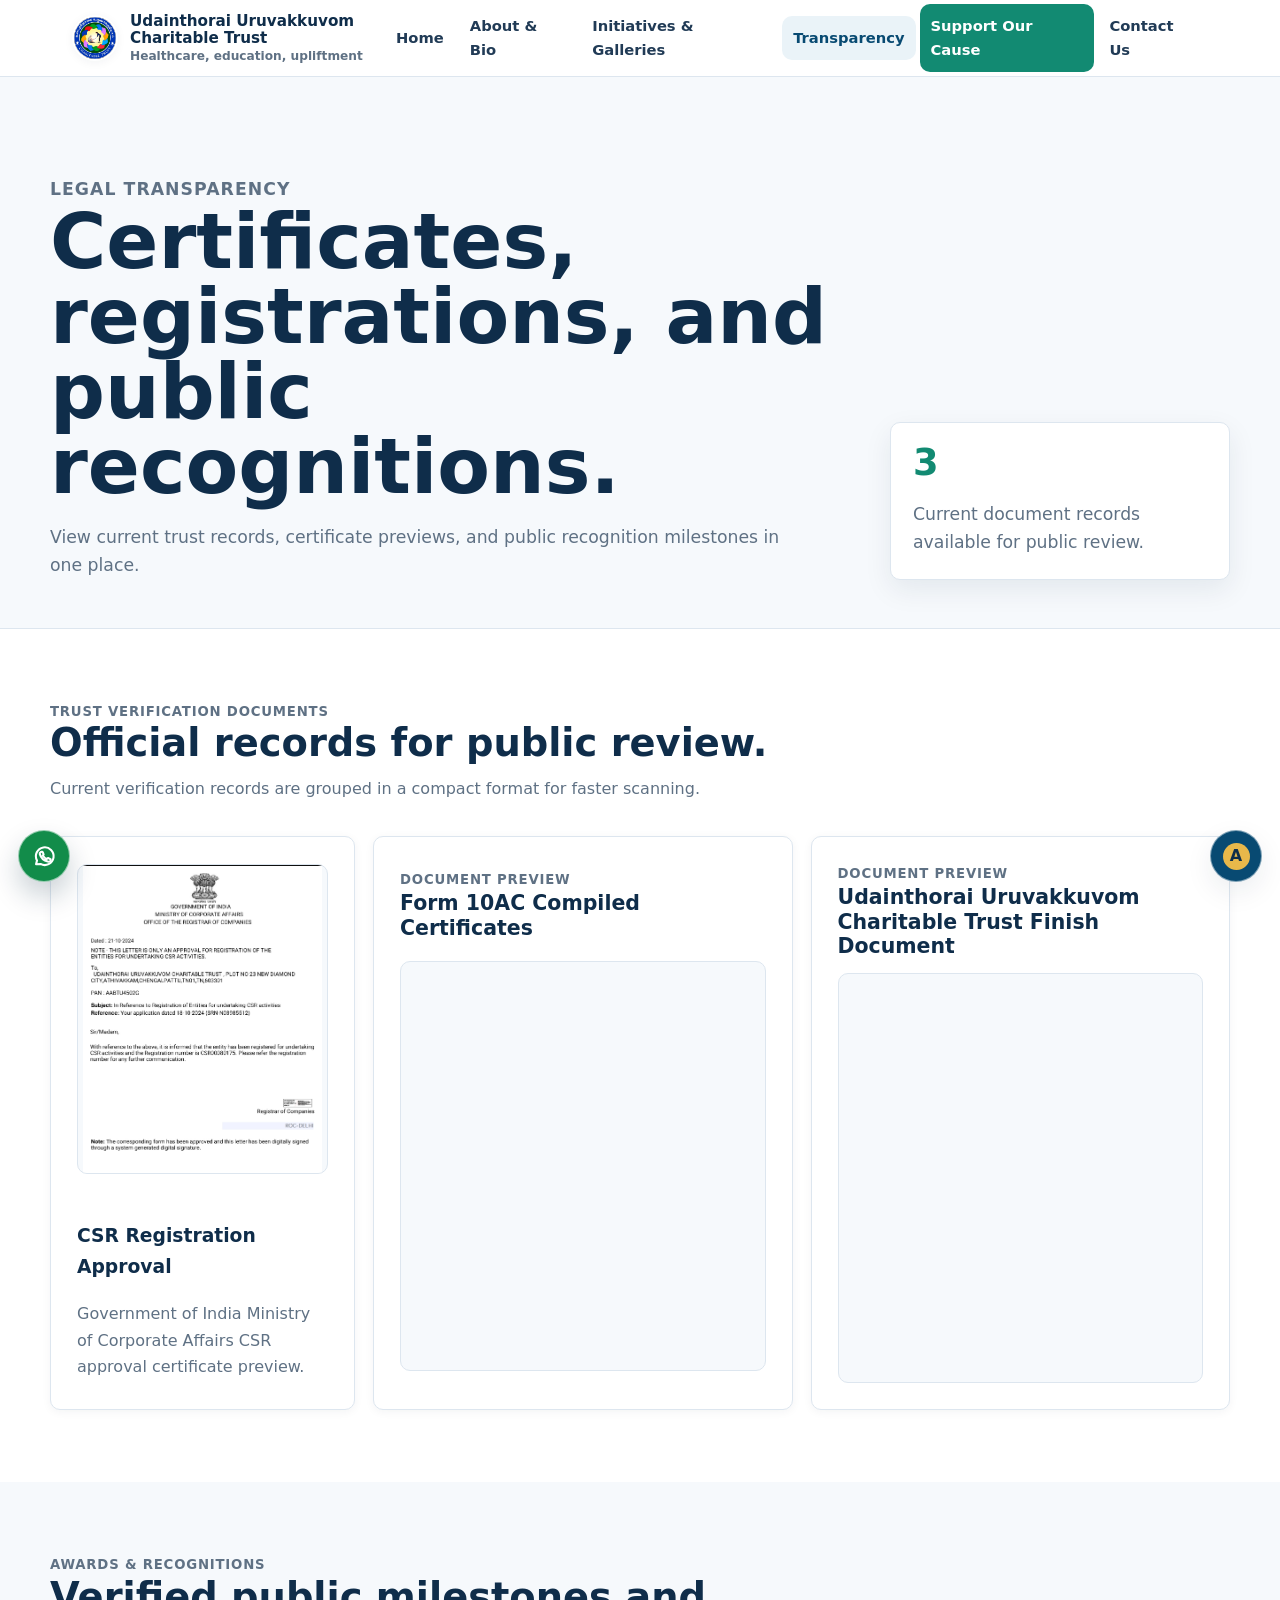
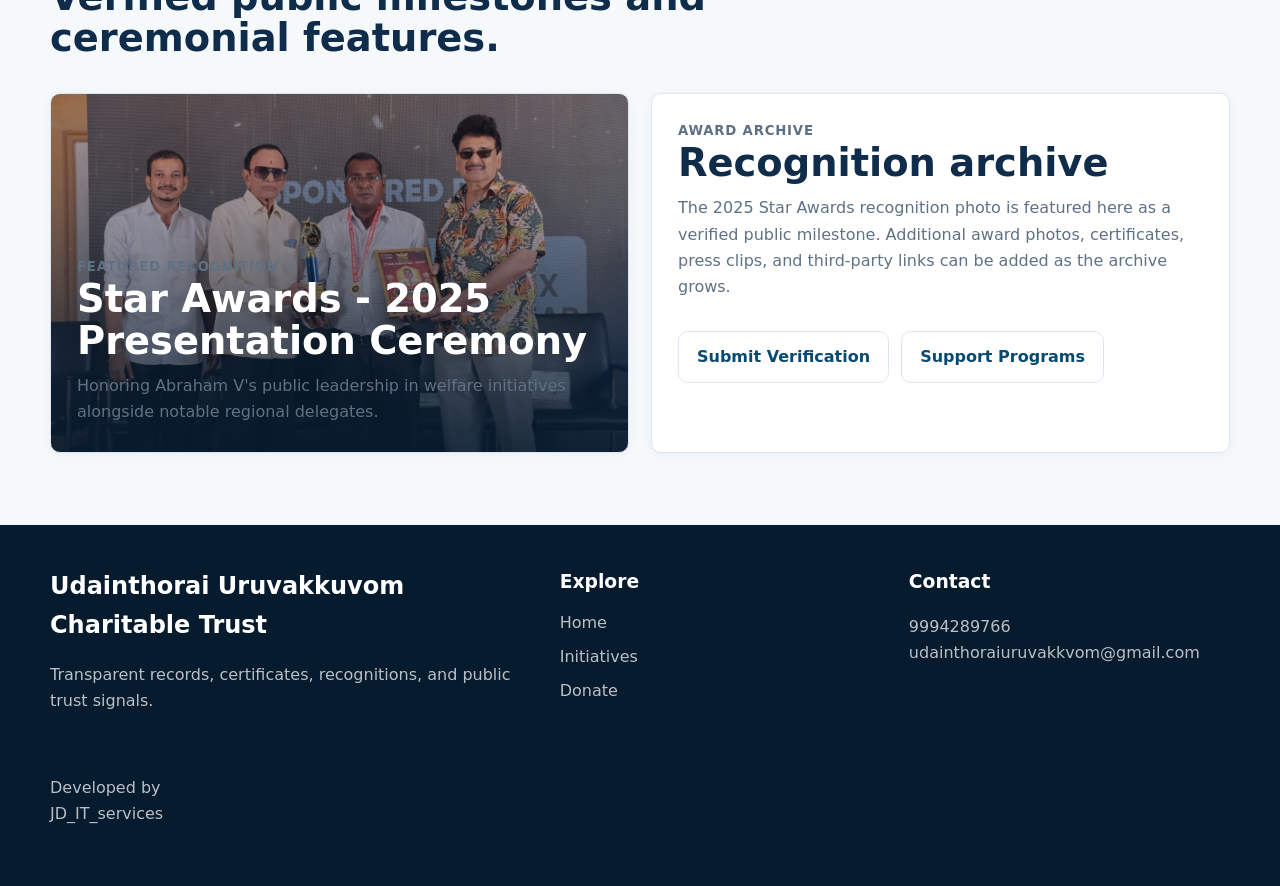
<file: transparency.html>
<!DOCTYPE html>
<html lang="en">
<head>
  <meta charset="utf-8">
  <meta name="viewport" content="width=device-width, initial-scale=1">
  <meta name="description" content="Trust verification documents, certificate previews, awards, and recognitions for Udainthorai Uruvakkuvom Charitable Trust.">
  <title>Transparency | Udainthorai Uruvakkuvom Charitable Trust</title>
  <link rel="shortcut icon" href="favicon.ico">
  <link rel="icon" type="image/png" sizes="32x32" href="assets/icons/favicon-32.png">
  <link rel="apple-touch-icon" href="assets/icons/apple-touch-icon.png">
  <link rel="manifest" href="site.webmanifest">
  <link rel="preconnect" href="https://images.unsplash.com">
  <link rel="stylesheet" href="assets/css/styles.css">
</head>
<body>
  <header class="site-header">
    <div class="nav-wrap">
      <a class="brand" href="index.html"><img src="Udainthorai-Uruvakkuvom-Charitable-Trust-logo.jpeg" alt=""><span>Udainthorai Uruvakkuvom Charitable Trust<small>Healthcare, education, upliftment</small></span></a>
      <button class="nav-toggle" type="button" data-nav-toggle aria-expanded="false" aria-controls="site-nav" aria-label="Open navigation"><span></span><span></span><span></span></button>
      <nav class="site-nav" id="site-nav" data-nav>
        <a href="index.html">Home</a>
        <a href="about.html">About &amp; Bio</a>
        <a href="gallery.html">Initiatives &amp; Galleries</a>
        <a href="transparency.html" aria-current="page">Transparency</a>
        <a class="donate-nav" href="donate.html">Support Our Cause</a>
        <a href="contact.html">Contact Us</a>
      </nav>
    </div>
  </header>

  <main>
    <section class="page-hero">
      <div class="page-hero-inner">
        <div>
          <p class="eyebrow">Legal transparency</p>
          <h1>Certificates, registrations, and public recognitions.</h1>
          <p>View current trust records, certificate previews, and public recognition milestones in one place.</p>
        </div>
        <aside class="hero-badge">
          <strong>3</strong>
          <p>Current document records available for public review.</p>
        </aside>
      </div>
    </section>

    <section class="section">
      <div class="container">
        <div class="section-head">
          <p class="eyebrow">Trust verification documents</p>
          <h2>Official records for public review.</h2>
          <p>Current verification records are grouped in a compact format for faster scanning.</p>
        </div>
        <div class="document-compact-grid">
          <article class="card doc-card">
            <button type="button" data-doc-trigger data-title="CSR Registration Approval Certificate" data-image="assets/img/CSR-certificate.jpeg">
              <img src="assets/img/CSR-certificate.jpeg" alt="CSR registration approval certificate preview">
            </button>
            <div>
              <h3>CSR Registration Approval</h3>
              <p>Government of India Ministry of Corporate Affairs CSR approval certificate preview.</p>
            </div>
          </article>
          <article class="card compact-pdf-card">
            <div class="pdf-head">
              <div>
                <p class="eyebrow">Document preview</p>
                <h2>Form 10AC Compiled Certificates</h2>
              </div>
            </div>
            <iframe class="pdf-frame compact-pdf-frame" src="Form_10AC_Compiled_Certificates.pdf#toolbar=0&navpanes=0&scrollbar=1" title="Read-only preview of Form 10AC Compiled Certificates"></iframe>
          </article>
          <article class="card compact-pdf-card">
            <div class="pdf-head">
              <div>
                <p class="eyebrow">Document preview</p>
                <h2>Udainthorai Uruvakkuvom Charitable Trust Finish Document</h2>
              </div>
            </div>
            <iframe class="pdf-frame compact-pdf-frame" src="assets/img/Udainthorai Uruvakkuvom Charitable Trust finish.pdf#toolbar=0&navpanes=0&scrollbar=1" title="Read-only preview of Udainthorai Uruvakkuvom Charitable Trust finish document"></iframe>
          </article>
        </div>
      </div>
    </section>

    <section class="section section-soft">
      <div class="container">
        <div class="section-head">
          <p class="eyebrow">Awards &amp; recognitions</p>
          <h2>Verified public milestones and ceremonial features.</h2>
        </div>
        <div class="grid grid-2">
          <article class="card award-feature">
            <div>
              <p class="eyebrow">Featured recognition</p>
              <h2>Star Awards - 2025 Presentation Ceremony</h2>
              <p>Honoring Abraham V's public leadership in welfare initiatives alongside notable regional delegates.</p>
            </div>
          </article>
          <article class="card">
            <p class="eyebrow">Award archive</p>
            <h2>Recognition archive</h2>
            <p>The 2025 Star Awards recognition photo is featured here as a verified public milestone. Additional award photos, certificates, press clips, and third-party links can be added as the archive grows.</p>
            <div class="action-row">
              <a class="btn btn-outline" href="contact.html">Submit Verification</a>
              <a class="btn btn-outline" href="donate.html">Support Programs</a>
            </div>
          </article>
        </div>
      </div>
    </section>
  </main>

  <div class="modal" data-modal role="dialog" aria-modal="true" aria-labelledby="modal-title">
    <div class="modal-dialog">
      <div class="modal-head">
        <h2 id="modal-title" data-modal-title>Document preview</h2>
        <button class="modal-close" type="button" data-modal-close aria-label="Close document preview">X</button>
      </div>
      <img class="modal-img" data-modal-img src="assets/img/CSR-certificate.jpeg" alt="">
      <button class="btn btn-outline" type="button" data-modal-close>Close Preview</button>
    </div>
  </div>

  <footer class="site-footer">
    <div class="footer-grid">
      <div><h2>Udainthorai Uruvakkuvom Charitable Trust</h2><p>Transparent records, certificates, recognitions, and public trust signals.</p></div>
      <div><h3>Explore</h3><div class="footer-links"><a href="index.html">Home</a><a href="gallery.html">Initiatives</a><a href="donate.html">Donate</a></div></div>
      <div><h3>Contact</h3><p>9994289766<br>udainthoraiuruvakkvom@gmail.com</p></div>
      <p>Developed by <br><a href="https://dhilipkumar-portfoliox.onrender.com/">JD_IT_services<a/></p>
    </div>
  </footer>
  <script src="assets/js/main.js"></script>
</body>
</html>
</file>
<file: assets/css/styles.css>
:root {
  --ink: #0f2d4a;
  --muted: #5f7184;
  --blue: #0d628f;
  --blue-dark: #084a72;
  --green: #128a72;
  --green-soft: #e8f5f0;
  --gold: #e8b84a;
  --coral: #d96f58;
  --white: #ffffff;
  --cloud: #f6f9fc;
  --line: #dde6ef;
  --shadow: 0 10px 28px rgba(11, 39, 66, .08);
  --shadow-sm: 0 2px 10px rgba(11, 39, 66, .05);
  --radius: 10px;
  --max: 1180px;
  --ease: cubic-bezier(.25, .46, .45, .94);
  --duration: .22s;
}

* {
  box-sizing: border-box;
}

@media (prefers-reduced-motion: no-preference) {
  html {
    scroll-behavior: smooth;
  }
}

body {
  margin: 0;
  color: var(--ink);
  font-family: ui-sans-serif, system-ui, -apple-system, BlinkMacSystemFont, "Segoe UI", sans-serif;
  background: var(--white);
  line-height: 1.65;
  -webkit-font-smoothing: antialiased;
}

img,
svg,
iframe {
  max-width: 100%;
}

a {
  color: inherit;
  text-decoration: none;
}

button,
input,
select,
textarea {
  font: inherit;
}

:focus-visible {
  outline: 3px solid rgba(242, 184, 75, .85);
  outline-offset: 3px;
}

.site-header {
  position: sticky;
  top: 0;
  z-index: 50;
  background: rgba(255, 255, 255, .97);
  border-bottom: 1px solid var(--line);
}

.nav-wrap {
  max-width: var(--max);
  margin: 0 auto;
  min-height: 76px;
  padding: 0 22px;
  display: flex;
  align-items: center;
  justify-content: space-between;
  gap: 18px;
}

.brand {
  display: flex;
  align-items: center;
  gap: 12px;
  flex: 1 1 300px;
  max-width: 340px;
  min-width: 0;
  font-weight: 800;
  font-size: .95rem;
  color: var(--ink);
  line-height: 1.1;
}

.brand span {
  min-width: 0;
}

.brand img {
  flex: 0 0 auto;
  width: 46px;
  height: 46px;
  border-radius: 50%;
  object-fit: cover;
  background: var(--white);
  border: 2px solid var(--white);
  box-shadow: var(--shadow-sm);
}

.brand small {
  display: block;
  margin-top: 3px;
  color: var(--muted);
  font-size: .76rem;
  font-weight: 700;
}

.nav-toggle {
  display: none;
  width: 44px;
  height: 44px;
  border: 1px solid var(--line);
  background: var(--white);
  border-radius: var(--radius);
  color: var(--ink);
}

.nav-toggle span {
  display: block;
  width: 20px;
  height: 2px;
  margin: 5px auto;
  background: currentColor;
}

.site-nav {
  display: flex;
  align-items: center;
  justify-content: flex-end;
  gap: 4px;
  font-size: .92rem;
  font-weight: 700;
}

.site-nav a {
  padding: 10px 11px;
  border-radius: var(--radius);
  color: #213b56;
  transition: background-color var(--duration) var(--ease), color var(--duration) var(--ease);
}

.site-nav a:hover,
.site-nav a[aria-current="page"] {
  color: var(--blue-dark);
  background: #eaf3f8;
}

.donate-nav {
  background: var(--green);
  color: var(--white) !important;
}

.donate-nav:hover,
.donate-nav[aria-current="page"] {
  background: var(--blue-dark) !important;
  color: var(--white) !important;
}

.hero {
  min-height: calc(100vh - 76px);
  position: relative;
  display: grid;
  align-items: end;
  overflow: hidden;
  color: var(--white);
  background:
    linear-gradient(90deg, rgba(8, 28, 46, .78), rgba(8, 28, 46, .42)),
    url("https://images.unsplash.com/photo-1488521787991-ed7bbaae773c?auto=format&fit=crop&w=1200&q=75") center / cover no-repeat;
}

.hero::after {
  content: "";
  position: absolute;
  inset: auto 0 0;
  height: 22vh;
  background: linear-gradient(180deg, transparent, rgba(245, 248, 251, .95));
  pointer-events: none;
}

.hero-content {
  width: min(var(--max), calc(100% - 44px));
  margin: 0 auto;
  position: relative;
  z-index: 1;
  padding: 72px 0 17vh;
}

.eyebrow {
  margin: 0 0 12px;
  color: var(--gold);
  font-size: .83rem;
  font-weight: 700;
  letter-spacing: .06em;
  text-transform: uppercase;
}

.hero h1,
.page-hero h1 {
  margin: 0;
  max-width: 940px;
  font-size: clamp(2.45rem, 6vw, 5.7rem);
  line-height: .98;
  letter-spacing: 0;
}

.hero-lede {
  max-width: 720px;
  margin: 22px 0 0;
  font-size: clamp(1.05rem, 2vw, 1.35rem);
  color: rgba(255, 255, 255, .92);
}

.hero-actions,
.action-row {
  display: flex;
  flex-wrap: wrap;
  gap: 12px;
  margin-top: 30px;
}

.btn {
  display: inline-flex;
  align-items: center;
  justify-content: center;
  min-height: 46px;
  padding: 12px 18px;
  border: 1px solid transparent;
  border-radius: var(--radius);
  font-weight: 700;
  cursor: pointer;
  transition: background-color var(--duration) var(--ease), color var(--duration) var(--ease), border-color var(--duration) var(--ease), transform var(--duration) var(--ease);
}

.btn-primary {
  background: var(--gold);
  color: #1d2d3d;
}

.btn-primary:hover {
  background: #f0c96a;
}

@media (prefers-reduced-motion: no-preference) {
  .btn:active {
    transform: scale(.98);
  }
}

.btn-secondary {
  background: rgba(255, 255, 255, .13);
  border-color: rgba(255, 255, 255, .5);
  color: var(--white);
}

.btn-outline {
  border-color: var(--line);
  color: var(--blue-dark);
  background: var(--white);
}

.section {
  padding: 72px 22px;
}

.section-soft {
  background: var(--cloud);
}

.donation-section {
  padding-top: 54px;
  padding-bottom: 58px;
}

.donation-section .section-head {
  margin-bottom: 20px;
}

.donation-section .grid-2 {
  gap: 18px;
}

.donation-section .card {
  border-color: #cfdeea;
  box-shadow: 0 12px 30px rgba(11, 39, 66, .07);
}

.section-dark {
  background: var(--ink);
  color: var(--white);
}

.container {
  max-width: var(--max);
  margin: 0 auto;
}

.section-head {
  max-width: 760px;
  margin-bottom: 34px;
}

.section-head.center {
  margin-left: auto;
  margin-right: auto;
  text-align: center;
}

.section-head h2,
.split h2,
.card h2 {
  margin: 0 0 12px;
  font-size: clamp(1.8rem, 3vw, 3rem);
  line-height: 1.08;
  letter-spacing: 0;
}

.section-head p,
.split p,
.card p {
  margin: 0;
  color: var(--muted);
}

.section-dark .section-head p,
.section-dark p {
  color: rgba(255, 255, 255, .76);
}

.grid {
  display: grid;
  gap: 22px;
}

.grid-2 {
  grid-template-columns: repeat(2, minmax(0, 1fr));
}

.grid-3 {
  grid-template-columns: repeat(3, minmax(0, 1fr));
}

.grid-4 {
  grid-template-columns: repeat(4, minmax(0, 1fr));
}

.card {
  background: var(--white);
  border: 1px solid var(--line);
  border-radius: var(--radius);
  padding: 26px;
  box-shadow: var(--shadow-sm);
  transition: border-color var(--duration) var(--ease), transform var(--duration) var(--ease);
}

@media (prefers-reduced-motion: no-preference) {
  .card:hover {
    border-color: #c8d8e6;
    transform: translateY(-2px);
  }
}

.section-dark .card {
  color: var(--ink);
}

.media-card {
  padding: 0;
  overflow: hidden;
}

.media-card img {
  width: 100%;
  height: 235px;
  display: block;
  object-fit: cover;
}

.media-card .card-body {
  padding: 22px;
}

.media-card h3,
.stat h3,
.feature h3,
.contact-card h3 {
  margin: 0 0 8px;
  font-size: 1.1rem;
}

.stat {
  min-height: 190px;
  display: flex;
  flex-direction: column;
  justify-content: space-between;
  background: var(--white);
}

.stat-number {
  display: block;
  margin-bottom: 10px;
  color: var(--blue);
  font-size: clamp(2.2rem, 4vw, 3.45rem);
  font-weight: 900;
  line-height: 1;
}

.stat p {
  margin: 0;
  color: var(--muted);
}

.split {
  display: grid;
  grid-template-columns: 1.05fr .95fr;
  gap: 38px;
  align-items: center;
}

.photo-panel {
  min-height: 440px;
  background-size: cover;
  background-position: center;
  border-radius: var(--radius);
  box-shadow: var(--shadow);
}

.home-objective-photo {
  background-image: url("https://images.unsplash.com/photo-1559027615-cd4628902d4a?auto=format&fit=crop&w=900&q=75");
}

.home-objective-img {
  width: 100%;
  height: auto;
  min-height: 0;
  display: block;
  object-fit: contain;
  background: #00aee8;
  padding: 4px;
}

.video-feature {
  max-width: 960px;
}

.home-video {
  width: 100%;
  display: block;
  aspect-ratio: 16 / 9;
  object-fit: contain;
  background: #081927;
  border: 1px solid var(--line);
  border-radius: var(--radius);
  box-shadow: var(--shadow);
}

.page-hero {
  background: var(--cloud);
  border-bottom: 1px solid var(--line);
  padding: 80px 22px 48px;
}

.page-hero-inner {
  max-width: var(--max);
  margin: 0 auto;
  display: grid;
  grid-template-columns: minmax(0, 1fr) 340px;
  gap: 34px;
  align-items: end;
}

.page-hero p {
  max-width: 760px;
  margin: 18px 0 0;
  color: var(--muted);
  font-size: 1.08rem;
}

.hero-badge {
  padding: 22px;
  border-radius: var(--radius);
  background: var(--white);
  border: 1px solid var(--line);
  box-shadow: var(--shadow);
}

.hero-badge strong {
  display: block;
  color: var(--green);
  font-size: 2.3rem;
  line-height: 1;
}

.feature {
  border-left: 6px solid var(--green);
}

.founder-card {
  display: grid;
  grid-template-columns: 220px minmax(0, 1fr);
  gap: 28px;
  align-items: center;
}

.founder-photo {
  width: 220px;
  aspect-ratio: 1;
  border-radius: var(--radius);
  object-fit: cover;
  object-position: center;
  box-shadow: var(--shadow);
}

.presentation-card {
  margin-bottom: 28px;
}

.presentation-frame {
  width: 100%;
  min-height: 680px;
  border: 1px solid var(--line);
  border-radius: var(--radius);
  background: var(--cloud);
}

.logo-card {
  display: grid;
  place-items: center;
  min-height: 360px;
  background: var(--cloud);
}

.logo-card img {
  width: min(340px, 100%);
  aspect-ratio: 1;
  object-fit: cover;
  border-radius: 50%;
  border: 8px solid var(--white);
  box-shadow: var(--shadow);
}

.pdf-viewer-block {
  margin-top: 22px;
}

.pdf-head {
  display: flex;
  align-items: center;
  justify-content: space-between;
  gap: 18px;
  margin-bottom: 18px;
}

.pdf-head h2 {
  margin: 0;
  font-size: clamp(1.45rem, 2.4vw, 2.2rem);
}

.pdf-frame {
  width: 100%;
  min-height: 720px;
  border: 1px solid var(--line);
  border-radius: var(--radius);
  background: var(--cloud);
}

.document-compact-grid {
  display: grid;
  grid-template-columns: .8fr 1.1fr 1.1fr;
  gap: 18px;
  align-items: stretch;
}

.compact-pdf-card {
  display: grid;
  gap: 14px;
}

.compact-pdf-card .pdf-head {
  margin-bottom: 0;
}

.compact-pdf-card h2 {
  font-size: 1.28rem;
  line-height: 1.2;
}

.compact-pdf-frame {
  min-height: 410px;
}

.gallery-tab {
  border: 1px solid transparent;
  border-radius: var(--radius);
  padding: 12px 14px;
  background: rgba(255, 255, 255, .08);
  color: inherit;
  text-align: left;
  font-weight: 800;
  cursor: pointer;
}

.tabs-shell {
  display: grid;
  gap: 28px;
}

.gallery-tabs {
  display: flex;
  flex-wrap: wrap;
  gap: 10px;
}

.gallery-tab {
  color: var(--ink);
  background: var(--white);
  border-color: var(--line);
  transition: background-color var(--duration) var(--ease), color var(--duration) var(--ease), border-color var(--duration) var(--ease);
}

.gallery-tab.active {
  background: var(--blue-dark);
  color: var(--white);
}

.gallery-panel {
  display: none;
}

.gallery-panel.active {
  display: block;
}

.gallery-intro {
  display: grid;
  grid-template-columns: minmax(0, .9fr) minmax(0, 1.1fr);
  gap: 22px;
  align-items: stretch;
  margin-bottom: 24px;
}

.gallery-intro img {
  display: block;
  width: 100%;
  height: auto;
  min-height: 0;
  aspect-ratio: 16 / 9;
  object-fit: cover;
  object-position: center 38%;
  border-radius: var(--radius);
}

.gallery-panel[data-panel="student-education"] .gallery-intro img {
  object-position: center top;
}

.gallery-intro .card {
  display: grid;
  align-content: center;
}

.gallery-grid {
  display: grid;
  grid-template-columns: repeat(auto-fit, minmax(260px, 1fr));
  gap: 16px;
}

.gallery-grid img {
  display: block;
  width: 100%;
  height: auto;
  aspect-ratio: 16 / 9;
  object-fit: cover;
  object-position: center 38%;
  border-radius: var(--radius);
  background: var(--cloud);
  border: 1px solid var(--line);
  transition: opacity var(--duration) var(--ease);
}

.gallery-grid img:hover {
  opacity: .92;
}

.gallery-panel[data-panel="student-education"] .gallery-intro,
.gallery-panel[data-panel="sports-materials"] .gallery-intro,
.gallery-panel[data-panel="homeless-homes"] .gallery-intro,
.gallery-panel[data-panel="leprosy-medical"] .gallery-intro,
.gallery-panel[data-panel="blind-support"] .gallery-intro,
.gallery-panel[data-panel="food-giveaway"] .gallery-intro,
.gallery-panel[data-panel="irular-st-support"] .gallery-intro,
.gallery-panel[data-panel="widow-support"] .gallery-intro,
.gallery-panel[data-panel="children-welfare"] .gallery-intro {
  grid-template-columns: minmax(0, .8fr) minmax(0, 1.2fr);
  gap: 18px;
  margin-bottom: 18px;
}

.gallery-panel[data-panel="student-education"] .gallery-intro img,
.gallery-panel[data-panel="sports-materials"] .gallery-intro img,
.gallery-panel[data-panel="homeless-homes"] .gallery-intro img,
.gallery-panel[data-panel="leprosy-medical"] .gallery-intro img,
.gallery-panel[data-panel="blind-support"] .gallery-intro img,
.gallery-panel[data-panel="food-giveaway"] .gallery-intro img,
.gallery-panel[data-panel="irular-st-support"] .gallery-intro img,
.gallery-panel[data-panel="widow-support"] .gallery-intro img,
.gallery-panel[data-panel="children-welfare"] .gallery-intro img {
  object-position: center 38%;
}

.gallery-panel[data-panel="student-education"] .gallery-intro .card,
.gallery-panel[data-panel="sports-materials"] .gallery-intro .card,
.gallery-panel[data-panel="homeless-homes"] .gallery-intro .card,
.gallery-panel[data-panel="leprosy-medical"] .gallery-intro .card,
.gallery-panel[data-panel="blind-support"] .gallery-intro .card,
.gallery-panel[data-panel="food-giveaway"] .gallery-intro .card,
.gallery-panel[data-panel="irular-st-support"] .gallery-intro .card,
.gallery-panel[data-panel="widow-support"] .gallery-intro .card,
.gallery-panel[data-panel="children-welfare"] .gallery-intro .card {
  padding: 22px;
}

.gallery-panel[data-panel="student-education"] .gallery-grid,
.gallery-panel[data-panel="sports-materials"] .gallery-grid,
.gallery-panel[data-panel="homeless-homes"] .gallery-grid,
.gallery-panel[data-panel="leprosy-medical"] .gallery-grid,
.gallery-panel[data-panel="blind-support"] .gallery-grid,
.gallery-panel[data-panel="food-giveaway"] .gallery-grid,
.gallery-panel[data-panel="irular-st-support"] .gallery-grid,
.gallery-panel[data-panel="widow-support"] .gallery-grid,
.gallery-panel[data-panel="children-welfare"] .gallery-grid {
  gap: 10px;
}

.gallery-panel[data-panel="student-education"] .gallery-grid img,
.gallery-panel[data-panel="sports-materials"] .gallery-grid img,
.gallery-panel[data-panel="homeless-homes"] .gallery-grid img,
.gallery-panel[data-panel="leprosy-medical"] .gallery-grid img,
.gallery-panel[data-panel="blind-support"] .gallery-grid img,
.gallery-panel[data-panel="food-giveaway"] .gallery-grid img,
.gallery-panel[data-panel="irular-st-support"] .gallery-grid img,
.gallery-panel[data-panel="widow-support"] .gallery-grid img,
.gallery-panel[data-panel="children-welfare"] .gallery-grid img {
  object-position: center 38%;
}

.doc-card {
  display: grid;
  gap: 18px;
  text-align: left;
}

.doc-card button {
  padding: 0;
  border: 0;
  background: transparent;
  cursor: pointer;
}

.doc-card img {
  width: 100%;
  height: 310px;
  object-fit: contain;
  border-radius: var(--radius);
  background: var(--cloud);
  border: 1px solid var(--line);
}

.modal {
  position: fixed;
  inset: 0;
  z-index: 100;
  display: grid;
  place-items: center;
  padding: 24px;
  background: rgba(8, 28, 46, .72);
  visibility: hidden;
  opacity: 0;
  pointer-events: none;
  transition: opacity var(--duration) var(--ease), visibility var(--duration) var(--ease);
}

.modal.open {
  visibility: visible;
  opacity: 1;
  pointer-events: auto;
}

.modal-dialog {
  width: min(780px, 100%);
  max-height: 92vh;
  overflow: auto;
  background: var(--white);
  border-radius: var(--radius);
  padding: 18px;
  box-shadow: var(--shadow);
}

.modal-head {
  display: flex;
  justify-content: space-between;
  align-items: center;
  gap: 16px;
  margin-bottom: 14px;
}

.modal-head h2 {
  margin: 0;
  font-size: 1.25rem;
}

.modal-close {
  width: 40px;
  height: 40px;
  border: 1px solid var(--line);
  border-radius: var(--radius);
  background: var(--cloud);
  cursor: pointer;
}

.modal-img {
  width: 100%;
  max-height: 78vh;
  object-fit: contain;
  background: var(--cloud);
  border-radius: var(--radius);
}

.award-feature {
  min-height: 360px;
  display: grid;
  align-content: end;
  color: var(--white);
  background:
    linear-gradient(180deg, rgba(6, 28, 48, .15), rgba(6, 28, 48, .9)),
    url("../img/starz-award.jpeg") center / cover no-repeat;
}

.finance-grid {
  grid-template-columns: 1fr 1fr 1fr;
}

.finance-card strong {
  display: block;
  margin-bottom: 8px;
  color: var(--green);
  font-size: 2.1rem;
  line-height: 1;
}

.bank-table {
  width: 100%;
  border-collapse: collapse;
}

.bank-table th,
.bank-table td {
  padding: 13px 14px;
  border-bottom: 1px solid var(--line);
  text-align: left;
  vertical-align: top;
}

.bank-table th {
  width: 38%;
  color: var(--blue-dark);
  background: #f2f8fc;
}

.donation-feature-card {
  display: grid;
  grid-template-columns: minmax(0, 1fr);
  gap: 18px;
  align-items: start;
  margin-bottom: 18px;
  padding: 24px;
  overflow: hidden;
  background:
    linear-gradient(135deg, rgba(232, 245, 240, .78), rgba(255, 255, 255, .96) 38%),
    var(--white);
}

.donation-feature-card h2 {
  margin-top: 0;
  margin-bottom: 8px;
  font-size: clamp(1.75rem, 3vw, 2.55rem);
}

.donation-option-form {
  margin-top: 16px;
}

.donation-option-form fieldset {
  margin: 0;
  padding: 0;
  border: 0;
  display: grid;
  grid-template-columns: repeat(auto-fit, minmax(150px, 1fr));
  gap: 10px;
}

.donation-option-form legend {
  grid-column: 1 / -1;
  margin-bottom: 12px;
  color: var(--blue-dark);
  font-size: .86rem;
  font-weight: 900;
  text-transform: uppercase;
  letter-spacing: .04em;
}

.donation-option {
  display: flex;
  align-items: center;
  gap: 12px;
  width: 100%;
  margin: 0;
  min-height: 48px;
  padding: 10px 13px;
  border: 1px solid var(--line);
  border-radius: 8px;
  background: var(--white);
  color: var(--ink);
  font-weight: 850;
  cursor: pointer;
  transition: border-color var(--duration) var(--ease), background-color var(--duration) var(--ease), box-shadow var(--duration) var(--ease);
}

.donation-option:hover,
.donation-option:has(input:checked) {
  border-color: var(--green);
  background: var(--green-soft);
  box-shadow: var(--shadow-sm);
}

.donation-option input {
  width: 20px;
  height: 20px;
  margin: 0;
  accent-color: var(--green);
  flex: 0 0 auto;
}

.donation-option span {
  line-height: 1.2;
}

.qr-card {
  height: 100%;
  display: grid;
  place-items: center;
  text-align: center;
  scroll-margin-top: 96px;
  background: linear-gradient(180deg, var(--white), #f7fbff);
}

.qr-card:focus {
  outline: none;
}

.selected-donation {
  margin: 0 auto 16px;
  max-width: 420px;
  color: var(--muted);
  font-weight: 800;
}

.qr-card img {
  width: min(280px, 100%);
  padding: 10px;
  border: 1px solid #cbdceb;
  border-radius: var(--radius);
  background: var(--white);
  box-shadow: var(--shadow-sm);
}

.vpa {
  margin: 14px 6px 0;
  padding: 10px 14px;
  display: inline-block;
  background: var(--green-soft);
  color: var(--green);
  border-radius: var(--radius);
  font-weight: 900;
  overflow-wrap: anywhere;
}

.contact-card {
  min-height: 170px;
}

.contact-card .contact-icon {
  display: inline-grid;
  place-items: center;
  width: 44px;
  height: 44px;
  margin-bottom: 12px;
  border-radius: var(--radius);
  background: var(--green-soft);
  color: var(--green);
}

.contact-card .contact-icon svg {
  width: 22px;
  height: 22px;
  stroke: currentColor;
  stroke-width: 2.3;
  fill: none;
  stroke-linecap: round;
  stroke-linejoin: round;
}

.form-grid {
  display: grid;
  grid-template-columns: repeat(2, minmax(0, 1fr));
  gap: 16px;
}

.field.full {
  grid-column: 1 / -1;
}

label {
  display: block;
  margin-bottom: 7px;
  font-weight: 800;
  color: #20364d;
}

input,
select,
textarea {
  width: 100%;
  border: 1px solid var(--line);
  border-radius: var(--radius);
  padding: 12px 13px;
  color: var(--ink);
  background: var(--white);
  transition: border-color var(--duration) var(--ease), box-shadow var(--duration) var(--ease);
}

input:focus,
select:focus,
textarea:focus {
  border-color: var(--blue);
  box-shadow: 0 0 0 3px rgba(13, 98, 143, .12);
  outline: none;
}

textarea {
  min-height: 150px;
  resize: vertical;
}

.form-status {
  margin: 14px 0 0;
  color: var(--green);
  font-weight: 800;
}

.floating-actions {
  position: fixed;
  left: 18px;
  bottom: 18px;
  z-index: 70;
  display: grid;
  gap: 10px;
}

.floating-action {
  display: inline-grid;
  width: 52px;
  height: 52px;
  place-items: center;
  border-radius: 50%;
  color: var(--white);
  border: 1px solid rgba(255, 255, 255, .55);
  box-shadow: 0 14px 28px rgba(11, 39, 66, .22);
  font-size: 1.24rem;
  font-weight: 900;
}

.floating-action:hover {
  transform: translateY(-2px);
  color: var(--white);
}

.floating-action span {
  display: inline-grid;
  width: 34px;
  height: 34px;
  place-items: center;
  border-radius: 50%;
  background: rgba(255, 255, 255, .18);
  font-size: 1.26rem;
  font-weight: 950;
}

.floating-action svg {
  width: 28px;
  height: 28px;
  fill: none;
  stroke: currentColor;
  stroke-width: 1.8;
  stroke-linecap: round;
  stroke-linejoin: round;
}

.floating-whatsapp {
  background: #128c4a;
}

.map-frame {
  width: 100%;
  min-height: 470px;
  border: 0;
  border-radius: var(--radius);
  box-shadow: var(--shadow);
}

.site-footer {
  background: #071b2e;
  color: rgba(255, 255, 255, .82);
  padding: 42px 22px;
}

.footer-grid {
  max-width: var(--max);
  margin: 0 auto;
  display: grid;
  grid-template-columns: 1.2fr .8fr .8fr;
  gap: 28px;
}

.footer-grid h2,
.footer-grid h3 {
  margin: 0 0 12px;
  color: var(--white);
}

.footer-grid p,
.footer-grid a {
  color: rgba(255, 255, 255, .72);
  transition: color var(--duration) var(--ease);
}

.footer-grid a:hover {
  color: var(--white);
}

.footer-links {
  display: grid;
  gap: 8px;
}

.translation-widget {
  position: fixed;
  right: 18px;
  bottom: 18px;
  z-index: 90;
  display: grid;
  justify-items: end;
  gap: 10px;
}

.translation-toggle {
  width: 52px;
  height: 52px;
  padding: 0;
  display: inline-grid;
  place-items: center;
  border: 1px solid rgba(255, 255, 255, .48);
  border-radius: 50%;
  background: var(--blue-dark);
  color: var(--white);
  box-shadow: var(--shadow);
  font-weight: 700;
  cursor: pointer;
  transition: background-color var(--duration) var(--ease), transform var(--duration) var(--ease);
}

.translation-toggle span {
  display: grid;
  place-items: center;
  width: 27px;
  height: 27px;
  border-radius: 50%;
  background: var(--gold);
  color: var(--ink);
  font-weight: 800;
}

.translation-panel {
  display: none;
  width: min(300px, calc(100vw - 36px));
  padding: 16px;
  border: 1px solid var(--line);
  border-radius: var(--radius);
  background: var(--white);
  box-shadow: var(--shadow);
}

.translation-widget.open .translation-panel {
  display: grid;
  gap: 10px;
}

.translation-panel p {
  margin: 0;
  color: var(--ink);
  font-weight: 700;
}

.translation-panel small {
  color: var(--muted);
  font-weight: 700;
}

.translation-options {
  display: grid;
  grid-template-columns: repeat(2, minmax(0, 1fr));
  gap: 8px;
}

.translation-options button {
  min-height: 40px;
  border: 1px solid var(--line);
  border-radius: var(--radius);
  background: var(--cloud);
  color: var(--ink);
  font-weight: 700;
  cursor: pointer;
  transition: background-color var(--duration) var(--ease), color var(--duration) var(--ease), border-color var(--duration) var(--ease);
}

.translation-options button:hover,
.translation-options button.active {
  border-color: var(--blue-dark);
  background: var(--blue-dark);
  color: var(--white);
}

#google_translate_element {
  position: fixed;
  left: -9999px;
  bottom: 0;
  width: auto;
  height: auto;
  overflow: hidden;
  opacity: 0;
  pointer-events: none;
}

.translation-panel .goog-te-gadget {
  color: transparent;
  font-size: 0;
}

.translation-panel .goog-te-gadget span,
.translation-panel .goog-logo-link {
  display: none;
}

body > .skiptranslate,
.goog-te-banner-frame {
  display: none !important;
}

body {
  top: 0 !important;
}

@media (prefers-reduced-motion: reduce) {
  *,
  *::before,
  *::after {
    animation-duration: .01ms !important;
    animation-iteration-count: 1 !important;
    transition-duration: .01ms !important;
    scroll-behavior: auto !important;
  }

  .card:hover {
    transform: none;
  }
}

@media (max-width: 980px) {
  .nav-toggle {
    display: block;
  }

  .site-nav {
    position: absolute;
    inset: 76px 0 auto;
    display: none;
    flex-direction: column;
    align-items: stretch;
    padding: 14px 22px 22px;
    background: var(--white);
    border-bottom: 1px solid var(--line);
    box-shadow: var(--shadow-sm);
  }

  .site-nav.open {
    display: flex;
  }

  .site-nav a {
    padding: 13px 12px;
  }

  .grid-3,
  .grid-4,
  .finance-grid,
  .footer-grid,
  .document-compact-grid {
    grid-template-columns: repeat(2, minmax(0, 1fr));
  }

  .split,
  .page-hero-inner,
  .gallery-intro {
    grid-template-columns: 1fr;
  }

  .gallery-panel[data-panel="student-education"] .gallery-intro,
  .gallery-panel[data-panel="sports-materials"] .gallery-intro,
  .gallery-panel[data-panel="homeless-homes"] .gallery-intro,
  .gallery-panel[data-panel="leprosy-medical"] .gallery-intro,
  .gallery-panel[data-panel="blind-support"] .gallery-intro,
  .gallery-panel[data-panel="food-giveaway"] .gallery-intro,
  .gallery-panel[data-panel="irular-st-support"] .gallery-intro,
  .gallery-panel[data-panel="widow-support"] .gallery-intro,
  .gallery-panel[data-panel="children-welfare"] .gallery-intro {
    grid-template-columns: 1fr;
  }

  .gallery-grid {
    grid-template-columns: repeat(2, minmax(0, 1fr));
  }

  .gallery-panel[data-panel="student-education"] .gallery-grid,
  .gallery-panel[data-panel="sports-materials"] .gallery-grid,
  .gallery-panel[data-panel="homeless-homes"] .gallery-grid,
  .gallery-panel[data-panel="leprosy-medical"] .gallery-grid,
  .gallery-panel[data-panel="blind-support"] .gallery-grid,
  .gallery-panel[data-panel="food-giveaway"] .gallery-grid,
  .gallery-panel[data-panel="irular-st-support"] .gallery-grid,
  .gallery-panel[data-panel="widow-support"] .gallery-grid,
  .gallery-panel[data-panel="children-welfare"] .gallery-grid {
    grid-template-columns: repeat(2, minmax(0, 1fr));
  }
}

@media (max-width: 640px) {
  .nav-wrap {
    position: relative;
    width: 100%;
    max-width: 100%;
    padding: 0 16px;
    gap: 10px;
  }

  .brand {
    max-width: calc(100% - 58px);
    min-width: 0;
    overflow: hidden;
    font-size: .82rem;
  }

  .nav-toggle {
    position: absolute;
    top: 50%;
    right: 16px;
    z-index: 2;
    display: block;
    transform: translateY(-50%);
  }

  .brand span {
    overflow-wrap: anywhere;
  }

  .brand img {
    width: 42px;
    height: 42px;
  }

  .brand small {
    display: none;
  }

  .hero {
    min-height: 720px;
  }

  .section {
    padding: 58px 18px;
  }

  .page-hero {
    padding: 58px 18px 36px;
  }

  .hero h1,
  .page-hero h1 {
    font-size: 2.35rem;
    line-height: 1.05;
    overflow-wrap: break-word;
  }

  .page-hero p,
  .hero-badge {
    overflow-wrap: break-word;
  }

  .gallery-tabs {
    align-items: stretch;
  }

  .gallery-tab {
    max-width: 100%;
    min-width: 0;
    white-space: normal;
    overflow-wrap: break-word;
  }

  .grid-2,
  .grid-3,
  .grid-4,
  .finance-grid,
  .footer-grid,
  .form-grid,
  .gallery-grid,
  .donation-feature-card,
  .founder-card {
    grid-template-columns: 1fr;
  }

  .donation-section {
    padding-top: 44px;
    padding-bottom: 44px;
  }

  .donation-feature-card {
    padding: 18px;
    gap: 16px;
  }

  .donation-feature-card h2 {
    font-size: 1.85rem;
  }

  .donation-option-form fieldset {
    grid-template-columns: 1fr;
  }

  .founder-photo {
    width: 100%;
  }

  .bank-table th,
  .bank-table td {
    display: block;
    width: 100%;
  }

  .pdf-head {
    align-items: stretch;
    flex-direction: column;
  }

  .pdf-frame {
    min-height: 520px;
  }

  .presentation-frame {
    min-height: 520px;
  }

  .document-compact-grid {
    grid-template-columns: 1fr;
  }

  .compact-pdf-frame {
    min-height: 430px;
  }

  .gallery-panel[data-panel="student-education"] .gallery-grid,
  .gallery-panel[data-panel="sports-materials"] .gallery-grid,
  .gallery-panel[data-panel="homeless-homes"] .gallery-grid,
  .gallery-panel[data-panel="leprosy-medical"] .gallery-grid,
  .gallery-panel[data-panel="blind-support"] .gallery-grid,
  .gallery-panel[data-panel="food-giveaway"] .gallery-grid,
  .gallery-panel[data-panel="irular-st-support"] .gallery-grid,
  .gallery-panel[data-panel="widow-support"] .gallery-grid,
  .gallery-panel[data-panel="children-welfare"] .gallery-grid {
    grid-template-columns: 1fr;
  }

  .translation-widget {
    right: 12px;
    bottom: 12px;
  }

  .floating-actions {
    left: 12px;
    bottom: 12px;
    gap: 8px;
  }

  .floating-action {
    width: 46px;
    height: 46px;
  }

  .floating-action span {
    width: 30px;
    height: 30px;
    font-size: 1.05rem;
  }

  .floating-action svg {
    width: 25px;
    height: 25px;
  }

  .translation-toggle {
    width: 46px;
    height: 46px;
    padding: 0;
  }
}
</file>
